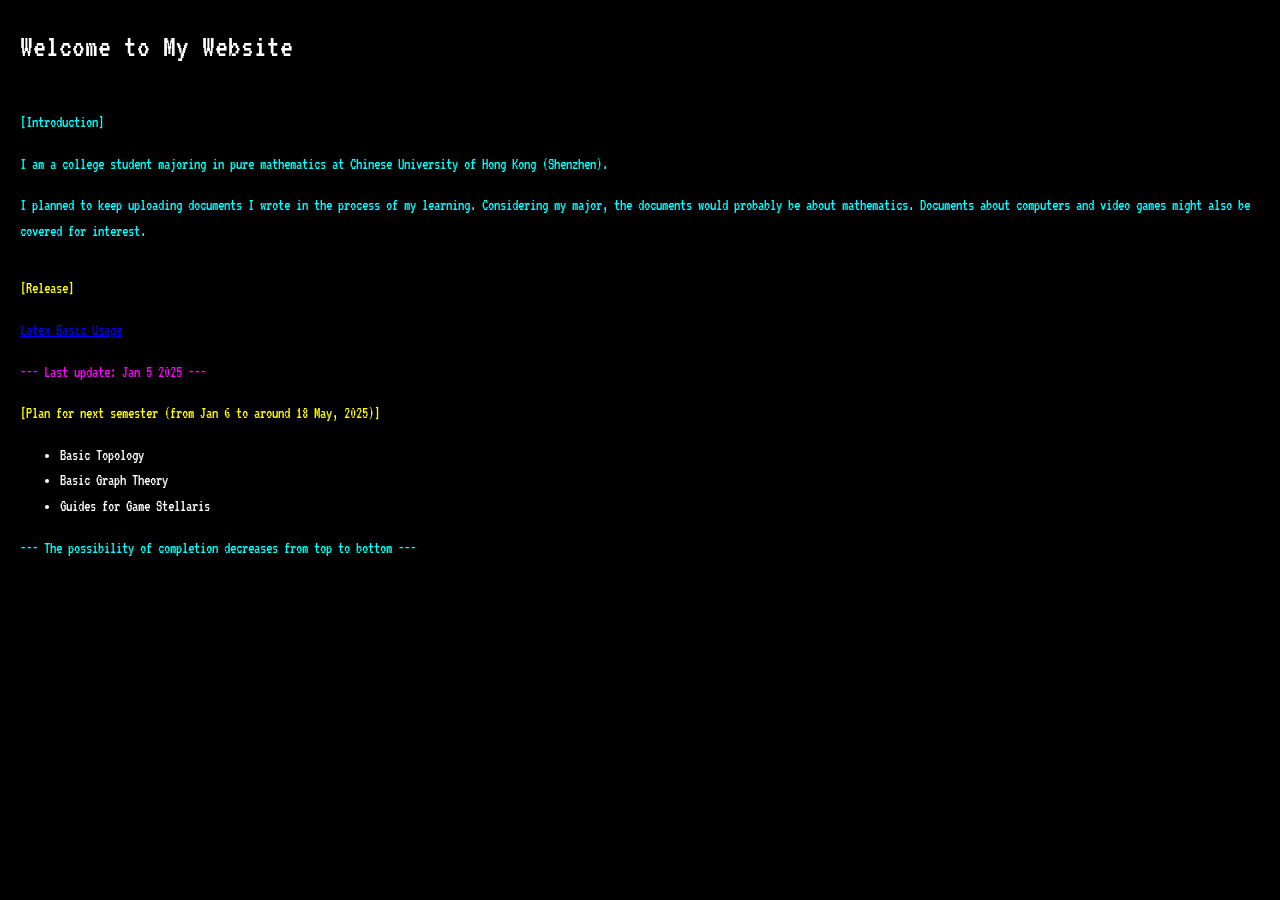
<file: index.html>
<!doctype html>
<html lang="en">
    <head>
        <meta charset="UTF-8" />
        <title>Welcome to My Website</title>
        <!-- Link to Google Fonts for VT323 -->
        <link
            href="https://fonts.googleapis.com/css2?family=VT323&display=swap"
            rel="stylesheet"
        />
        <style>
            body {
                font-family: "VT323", monospace;
                background-color: black; /* CGA background color */
                color: cyan; /* CGA text color */
                line-height: 1.6; /* Improve readability with better line height */
                margin: 20px; /* Add some margin for better spacing */
            }
            h1,
            h2,
            h3,
            h4,
            h5,
            h6 {
                font-weight: normal; /* Use normal weight for headings */
                color: white; /* White color for headings */
            }
            p {
                margin-bottom: 1em; /* Add space after paragraphs */
            }
            .section-title {
                color: yellow; /* Different color for section titles */
            }
            .update-date {
                color: magenta; /* Different color for update dates */
            }
            ul {
                color: white; /* White color for list items */
            }
            .important-note {
                color: cyan; /* White color for important notes */
            }
            .introduction {
                display: flex; /* Use flexbox to align text and image */
                align-items: flex-start;
            }
            .introduction-text {
                flex: 1; /* Allow the text to take up available space */
            }
        </style>
    </head>
    <body>
        <h1>Welcome to My Website</h1>
        <div class="introduction">
            <div class="introduction-text">
                <p>[Introduction]</p>
                <p>
                    I am a college student majoring in pure mathematics at
                    Chinese University of Hong Kong (Shenzhen).
                </p>
                <p>
                    I planned to keep uploading documents I wrote in the process
                    of my learning. Considering my major, the documents would
                    probably be about mathematics. Documents about computers and
                    video games might also be covered for interest.
                </p>
            </div>
        </div>
        <p class="section-title">[Release]</p>
        <p><a href="/pdfs/Latex_Basic_Usage.pdf">Latex Basic Usage</a></p>
        <p class="update-date">--- Last update: Jan 5 2025 ---</p>
        <p class="section-title">
            [Plan for next semester (from Jan 6 to around 18 May, 2025)]
        </p>
        <ul>
            <li>Basic Topology</li>
            <li>Basic Graph Theory</li>
            <li>Guides for Game Stellaris</li>
        </ul>
        <p class="important-note">
            --- The possibility of completion decreases from top to bottom ---
        </p>
    </body>
</html>
</file>
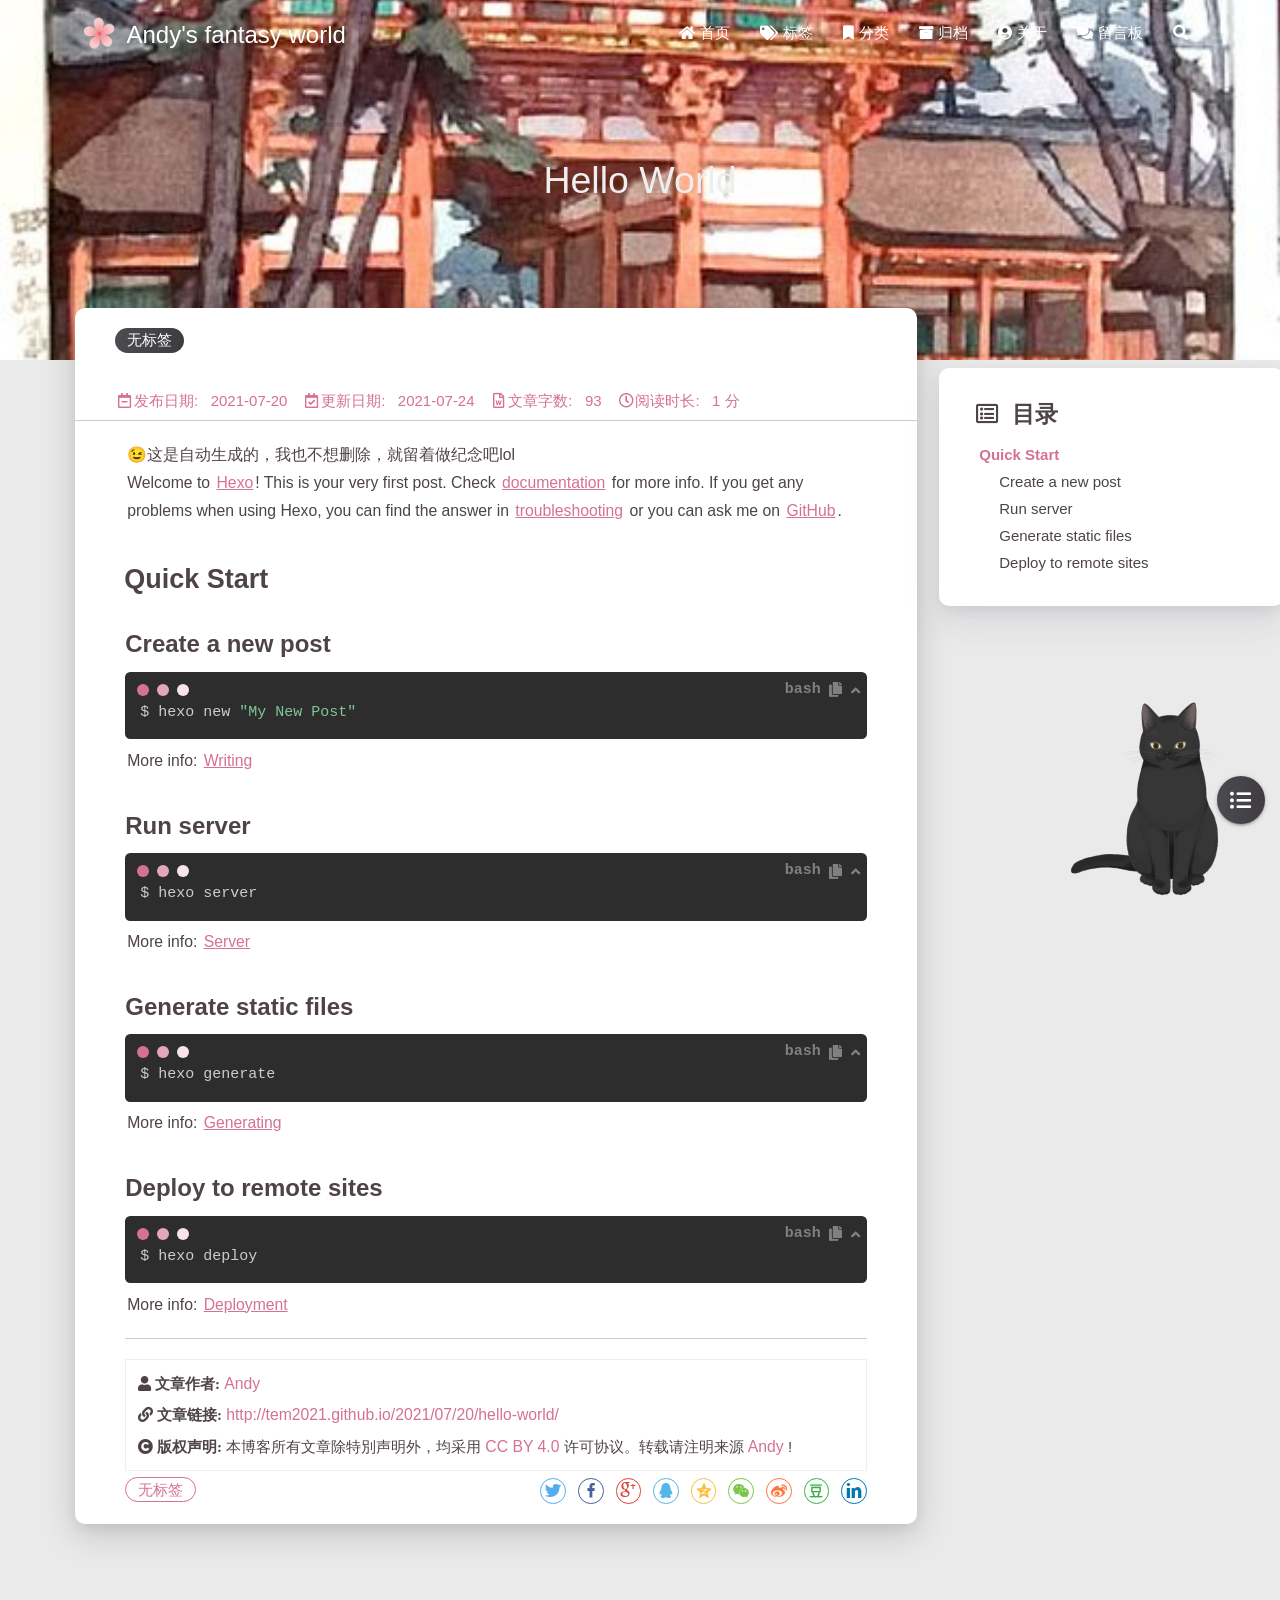
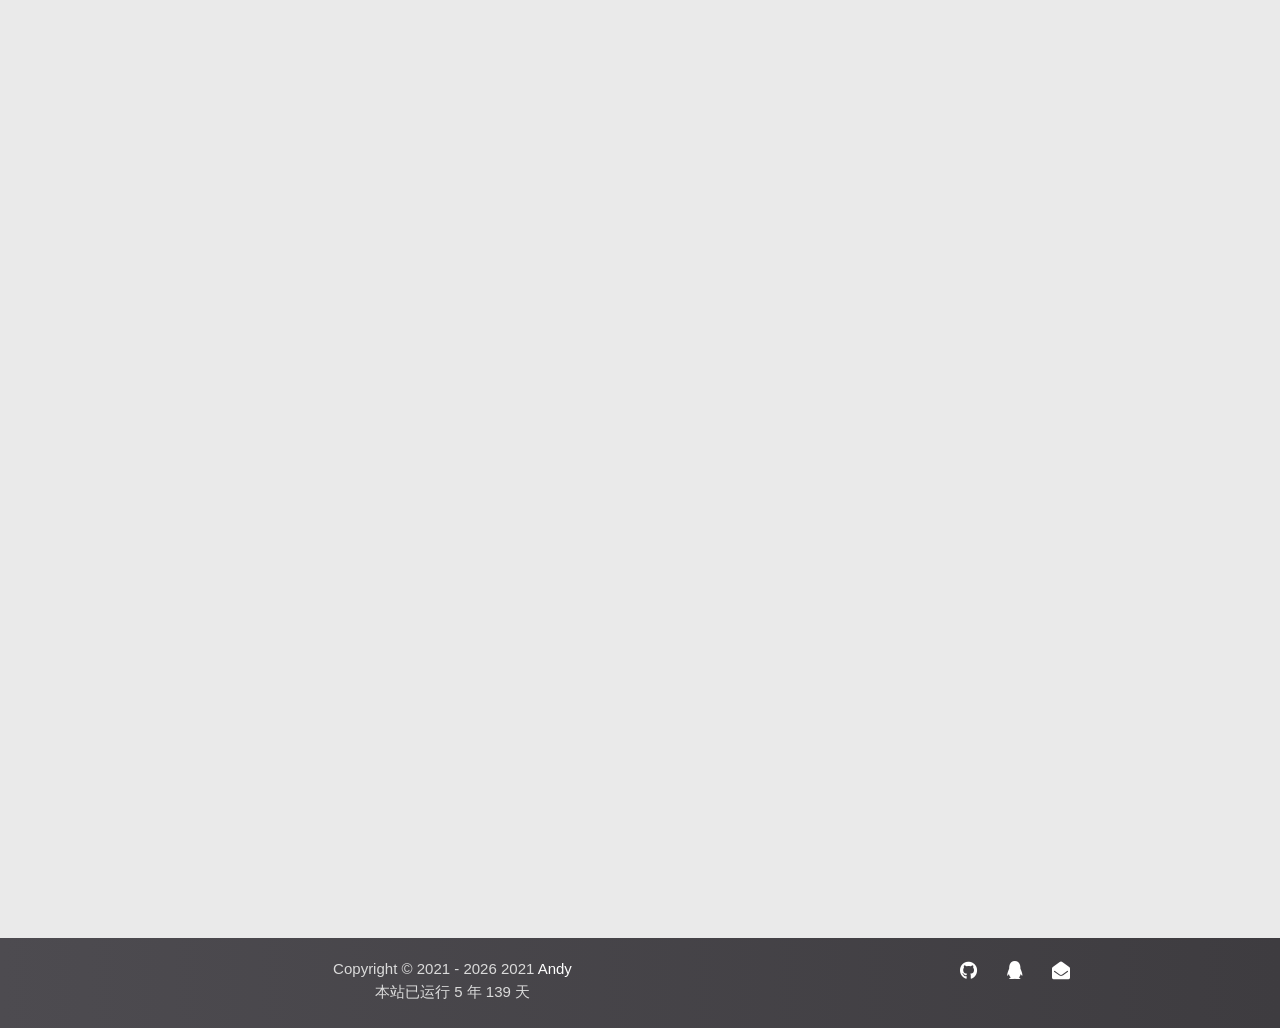
<file: 2021/07/20/hello-world/index.html>
<!DOCTYPE HTML>
<html lang="zh-CN">


<head>
    <meta charset="utf-8">
    <meta name="keywords" content="Hello World, Andy&#39;s fantasy world">
    <meta name="description" content="幸运是短暂的，孤单是长久的">
    <meta http-equiv="X-UA-Compatible" content="IE=edge">
    <meta name="viewport" content="width=device-width, initial-scale=1.0, user-scalable=no">
    <meta name="renderer" content="webkit|ie-stand|ie-comp">
    <meta name="mobile-web-app-capable" content="yes">
    <meta name="format-detection" content="telephone=no">
    <meta name="apple-mobile-web-app-capable" content="yes">
    <meta name="apple-mobile-web-app-status-bar-style" content="black-translucent">
    <!-- Global site tag (gtag.js) - Google Analytics -->

<script async src="https://www.googletagmanager.com/gtag/js?id=G-BF5V4NNQ8N"></script>
<script>
    window.dataLayer = window.dataLayer || [];
    function gtag() {
        dataLayer.push(arguments);
    }
    gtag('js', new Date());
    gtag('config', 'G-BF5V4NNQ8N');
</script>

    <title>Hello World | Andy&#39;s fantasy world</title>
    <link rel="icon" type="image/png" href="/favicon.png">

    <link rel="stylesheet" type="text/css" href="/libs/awesome/css/all.css">
    <link rel="stylesheet" type="text/css" href="/libs/materialize/materialize.min.css">
    <link rel="stylesheet" type="text/css" href="/libs/aos/aos.css">
    <link rel="stylesheet" type="text/css" href="/libs/animate/animate.min.css">
    <link rel="stylesheet" type="text/css" href="/libs/lightGallery/css/lightgallery.min.css">
    <link rel="stylesheet" type="text/css" href="/css/matery.css">
    <link rel="stylesheet" type="text/css" href="/css/my.css">

    <script src="/libs/jquery/jquery.min.js"></script>

<meta name="generator" content="Hexo 5.4.0"><link rel="alternate" href="/atom.xml" title="Andy's fantasy world" type="application/atom+xml">
<link rel="stylesheet" href="/css/prism-tomorrow.css" type="text/css"></head>




<body>
    <header class="navbar-fixed">
    <nav id="headNav" class="bg-color nav-transparent">
        <div id="navContainer" class="nav-wrapper container">
            <div class="brand-logo">
                <a href="/" class="waves-effect waves-light">
                    
                    <img src="/medias/logo.png" class="logo-img" alt="LOGO">
                    
                    <span class="logo-span">Andy&#39;s fantasy world</span>
                </a>
            </div>
            

<a href="#" data-target="mobile-nav" class="sidenav-trigger button-collapse"><i class="fas fa-bars"></i></a>
<ul class="right nav-menu">
  
  <li class="hide-on-med-and-down nav-item">
    
    <a href="/" class="waves-effect waves-light">
      
      <i class="fas fa-home" style="zoom: 0.6;"></i>
      
      <span>首页</span>
    </a>
    
  </li>
  
  <li class="hide-on-med-and-down nav-item">
    
    <a href="/tags" class="waves-effect waves-light">
      
      <i class="fas fa-tags" style="zoom: 0.6;"></i>
      
      <span>标签</span>
    </a>
    
  </li>
  
  <li class="hide-on-med-and-down nav-item">
    
    <a href="/categories" class="waves-effect waves-light">
      
      <i class="fas fa-bookmark" style="zoom: 0.6;"></i>
      
      <span>分类</span>
    </a>
    
  </li>
  
  <li class="hide-on-med-and-down nav-item">
    
    <a href="/archives" class="waves-effect waves-light">
      
      <i class="fas fa-archive" style="zoom: 0.6;"></i>
      
      <span>归档</span>
    </a>
    
  </li>
  
  <li class="hide-on-med-and-down nav-item">
    
    <a href="/about" class="waves-effect waves-light">
      
      <i class="fas fa-user-circle" style="zoom: 0.6;"></i>
      
      <span>关于</span>
    </a>
    
  </li>
  
  <li class="hide-on-med-and-down nav-item">
    
    <a href="/contact" class="waves-effect waves-light">
      
      <i class="fas fa-comments" style="zoom: 0.6;"></i>
      
      <span>留言板</span>
    </a>
    
  </li>
  
  <li>
    <a href="#searchModal" class="modal-trigger waves-effect waves-light">
      <i id="searchIcon" class="fas fa-search" title="搜索" style="zoom: 0.85;"></i>
    </a>
  </li>
</ul>


<div id="mobile-nav" class="side-nav sidenav">

    <div class="mobile-head bg-color">
        
        <img src="/medias/logo.png" class="logo-img circle responsive-img">
        
        <div class="logo-name">Andy&#39;s fantasy world</div>
        <div class="logo-desc">
            
            幸运是短暂的，孤单是长久的
            
        </div>
    </div>

    

    <ul class="menu-list mobile-menu-list">
        
        <li class="m-nav-item">
	  
		<a href="/" class="waves-effect waves-light">
			
			    <i class="fa-fw fas fa-home"></i>
			
			首页
		</a>
          
        </li>
        
        <li class="m-nav-item">
	  
		<a href="/tags" class="waves-effect waves-light">
			
			    <i class="fa-fw fas fa-tags"></i>
			
			标签
		</a>
          
        </li>
        
        <li class="m-nav-item">
	  
		<a href="/categories" class="waves-effect waves-light">
			
			    <i class="fa-fw fas fa-bookmark"></i>
			
			分类
		</a>
          
        </li>
        
        <li class="m-nav-item">
	  
		<a href="/archives" class="waves-effect waves-light">
			
			    <i class="fa-fw fas fa-archive"></i>
			
			归档
		</a>
          
        </li>
        
        <li class="m-nav-item">
	  
		<a href="/about" class="waves-effect waves-light">
			
			    <i class="fa-fw fas fa-user-circle"></i>
			
			关于
		</a>
          
        </li>
        
        <li class="m-nav-item">
	  
		<a href="/contact" class="waves-effect waves-light">
			
			    <i class="fa-fw fas fa-comments"></i>
			
			留言板
		</a>
          
        </li>
        
        
    </ul>
</div>


        </div>

        
    </nav>

</header>

    



<div class="bg-cover pd-header post-cover" style="background-image: url('/medias/featureimages/12.jpg')">
    <div class="container" style="right: 0px;left: 0px;">
        <div class="row">
            <div class="col s12 m12 l12">
                <div class="brand">
                    <h1 class="description center-align post-title">Hello World</h1>
                </div>
            </div>
        </div>
    </div>
</div>




<main class="post-container content">

    
    <link rel="stylesheet" href="/libs/tocbot/tocbot.css">
<style>
    #articleContent h1::before,
    #articleContent h2::before,
    #articleContent h3::before,
    #articleContent h4::before,
    #articleContent h5::before,
    #articleContent h6::before {
        display: block;
        content: " ";
        height: 100px;
        margin-top: -100px;
        visibility: hidden;
    }

    #articleContent :focus {
        outline: none;
    }

    .toc-fixed {
        position: fixed;
        top: 64px;
    }

    .toc-widget {
        width: 345px;
        padding-left: 20px;
    }

    .toc-widget .toc-title {
        padding: 35px 0 15px 17px;
        font-size: 1.5rem;
        font-weight: bold;
        line-height: 1.5rem;
    }

    .toc-widget ol {
        padding: 0;
        list-style: none;
    }

    #toc-content {
        padding-bottom: 30px;
        overflow: auto;
    }

    #toc-content ol {
        padding-left: 10px;
    }

    #toc-content ol li {
        padding-left: 10px;
    }

    #toc-content .toc-link:hover {
        color: #D57193;
        font-weight: 700;
        text-decoration: underline;
    }

    #toc-content .toc-link::before {
        background-color: transparent;
        max-height: 25px;

        position: absolute;
        right: 23.5vw;
        display: block;
    }

    #toc-content .is-active-link {
        color: #D57193;
    }

    #floating-toc-btn {
        position: fixed;
        right: 15px;
        bottom: 76px;
        padding-top: 15px;
        margin-bottom: 0;
        z-index: 998;
    }

    #floating-toc-btn .btn-floating {
        width: 48px;
        height: 48px;
    }

    #floating-toc-btn .btn-floating i {
        line-height: 48px;
        font-size: 1.4rem;
    }
</style>
<div class="row">
    <div id="main-content" class="col s12 m12 l9">
        <!-- 文章内容详情 -->
<div id="artDetail">
    <div class="card">
        <div class="card-content article-info">
            <div class="row tag-cate">
                <div class="col s7">
                    
                          <div class="article-tag">
                            <span class="chip bg-color">无标签</span>
                          </div>
                    
                </div>
                <div class="col s5 right-align">
                    
                </div>
            </div>

            <div class="post-info">
                
                <div class="post-date info-break-policy">
                    <i class="far fa-calendar-minus fa-fw"></i>发布日期:&nbsp;&nbsp;
                    2021-07-20
                </div>
                

                
                <div class="post-date info-break-policy">
                    <i class="far fa-calendar-check fa-fw"></i>更新日期:&nbsp;&nbsp;
                    2021-07-24
                </div>
                

                
                <div class="info-break-policy">
                    <i class="far fa-file-word fa-fw"></i>文章字数:&nbsp;&nbsp;
                    93
                </div>
                

                
                <div class="info-break-policy">
                    <i class="far fa-clock fa-fw"></i>阅读时长:&nbsp;&nbsp;
                    1 分
                </div>
                

                
            </div>
        </div>
        <hr class="clearfix">

        

        

        <div class="card-content article-card-content">
            <div id="articleContent">
                <p>😉这是自动生成的，我也不想删除，就留着做纪念吧lol<br>Welcome to <a target="_blank" rel="noopener" href="https://hexo.io/">Hexo</a>! This is your very first post. Check <a target="_blank" rel="noopener" href="https://hexo.io/docs/">documentation</a> for more info. If you get any problems when using Hexo, you can find the answer in <a target="_blank" rel="noopener" href="https://hexo.io/docs/troubleshooting.html">troubleshooting</a> or you can ask me on <a target="_blank" rel="noopener" href="https://github.com/hexojs/hexo/issues">GitHub</a>.</p>
<h2 id="Quick-Start"><a href="#Quick-Start" class="headerlink" title="Quick Start"></a>Quick Start</h2><h3 id="Create-a-new-post"><a href="#Create-a-new-post" class="headerlink" title="Create a new post"></a>Create a new post</h3><pre class=" language-bash"><code class="language-bash">$ hexo new <span class="token string">"My New Post"</span>
</code></pre>
<p>More info: <a target="_blank" rel="noopener" href="https://hexo.io/docs/writing.html">Writing</a></p>
<h3 id="Run-server"><a href="#Run-server" class="headerlink" title="Run server"></a>Run server</h3><pre class=" language-bash"><code class="language-bash">$ hexo server
</code></pre>
<p>More info: <a target="_blank" rel="noopener" href="https://hexo.io/docs/server.html">Server</a></p>
<h3 id="Generate-static-files"><a href="#Generate-static-files" class="headerlink" title="Generate static files"></a>Generate static files</h3><pre class=" language-bash"><code class="language-bash">$ hexo generate
</code></pre>
<p>More info: <a target="_blank" rel="noopener" href="https://hexo.io/docs/generating.html">Generating</a></p>
<h3 id="Deploy-to-remote-sites"><a href="#Deploy-to-remote-sites" class="headerlink" title="Deploy to remote sites"></a>Deploy to remote sites</h3><pre class=" language-bash"><code class="language-bash">$ hexo deploy
</code></pre>
<p>More info: <a target="_blank" rel="noopener" href="https://hexo.io/docs/one-command-deployment.html">Deployment</a></p>

                
            </div>
            <hr/>

            

    <div class="reprint" id="reprint-statement">
        
            <div class="reprint__author">
                <span class="reprint-meta" style="font-weight: bold;">
                    <i class="fas fa-user">
                        文章作者:
                    </i>
                </span>
                <span class="reprint-info">
                    <a href="/about" rel="external nofollow noreferrer">Andy</a>
                </span>
            </div>
            <div class="reprint__type">
                <span class="reprint-meta" style="font-weight: bold;">
                    <i class="fas fa-link">
                        文章链接:
                    </i>
                </span>
                <span class="reprint-info">
                    <a href="http://tem2021.github.io/2021/07/20/hello-world/">http://tem2021.github.io/2021/07/20/hello-world/</a>
                </span>
            </div>
            <div class="reprint__notice">
                <span class="reprint-meta" style="font-weight: bold;">
                    <i class="fas fa-copyright">
                        版权声明:
                    </i>
                </span>
                <span class="reprint-info">
                    本博客所有文章除特別声明外，均采用
                    <a href="https://creativecommons.org/licenses/by/4.0/deed.zh" rel="external nofollow noreferrer" target="_blank">CC BY 4.0</a>
                    许可协议。转载请注明来源
                    <a href="/about" target="_blank">Andy</a>
                    !
                </span>
            </div>
        
    </div>

    <script async defer>
      document.addEventListener("copy", function (e) {
        let toastHTML = '<span>复制成功，请遵循本文的转载规则</span><button class="btn-flat toast-action" onclick="navToReprintStatement()" style="font-size: smaller">查看</a>';
        M.toast({html: toastHTML})
      });

      function navToReprintStatement() {
        $("html, body").animate({scrollTop: $("#reprint-statement").offset().top - 80}, 800);
      }
    </script>



            <div class="tag_share" style="display: block;">
                <div class="post-meta__tag-list" style="display: inline-block;">
                    
                        <div class="article-tag">
                            <span class="chip bg-color">无标签</span>
                        </div>
                    
                </div>
                <div class="post_share" style="zoom: 80%; width: fit-content; display: inline-block; float: right; margin: -0.15rem 0;">
                    <link rel="stylesheet" type="text/css" href="/libs/share/css/share.min.css">
<div id="article-share">

    
    <div class="social-share" data-sites="twitter,facebook,google,qq,qzone,wechat,weibo,douban,linkedin" data-wechat-qrcode-helper="<p>微信扫一扫即可分享！</p>"></div>
    <script src="/libs/share/js/social-share.min.js"></script>
    

    

</div>

                </div>
            </div>
            
        </div>
    </div>

    

    

    

    

    
        <style>
    .valine-card {
        margin: 1.5rem auto;
    }

    .valine-card .card-content {
        padding: 20px 20px 5px 20px;
    }

    #vcomments textarea {
        box-sizing: border-box;
        background: url("/medias/comment_bg.png") 100% 100% no-repeat;
    }

    #vcomments p {
        margin: 2px 2px 10px;
        font-size: 1.05rem;
        line-height: 1.78rem;
    }

    #vcomments blockquote p {
        text-indent: 0.2rem;
    }

    #vcomments a {
        padding: 0 2px;
        color: #4cbf30;
        font-weight: 500;
        text-decoration: none;
    }

    #vcomments img {
        max-width: 100%;
        height: auto;
        cursor: pointer;
    }

    #vcomments ol li {
        list-style-type: decimal;
    }

    #vcomments ol,
    ul {
        display: block;
        padding-left: 2em;
        word-spacing: 0.05rem;
    }

    #vcomments ul li,
    ol li {
        display: list-item;
        line-height: 1.8rem;
        font-size: 1rem;
    }

    #vcomments ul li {
        list-style-type: disc;
    }

    #vcomments ul ul li {
        list-style-type: circle;
    }

    #vcomments table, th, td {
        padding: 12px 13px;
        border: 1px solid #dfe2e5;
    }

    #vcomments table, th, td {
        border: 0;
    }

    table tr:nth-child(2n), thead {
        background-color: #fafafa;
    }

    #vcomments table th {
        background-color: #f2f2f2;
        min-width: 80px;
    }

    #vcomments table td {
        min-width: 80px;
    }

    #vcomments h1 {
        font-size: 1.85rem;
        font-weight: bold;
        line-height: 2.2rem;
    }

    #vcomments h2 {
        font-size: 1.65rem;
        font-weight: bold;
        line-height: 1.9rem;
    }

    #vcomments h3 {
        font-size: 1.45rem;
        font-weight: bold;
        line-height: 1.7rem;
    }

    #vcomments h4 {
        font-size: 1.25rem;
        font-weight: bold;
        line-height: 1.5rem;
    }

    #vcomments h5 {
        font-size: 1.1rem;
        font-weight: bold;
        line-height: 1.4rem;
    }

    #vcomments h6 {
        font-size: 1rem;
        line-height: 1.3rem;
    }

    #vcomments p {
        font-size: 1rem;
        line-height: 1.5rem;
    }

    #vcomments hr {
        margin: 12px 0;
        border: 0;
        border-top: 1px solid #ccc;
    }

    #vcomments blockquote {
        margin: 15px 0;
        border-left: 5px solid #D57193;
        padding: 1rem 0.8rem 0.3rem 0.8rem;
        color: #666;
        background-color: rgba(66, 185, 131, .1);
    }

    #vcomments pre {
        font-family: monospace, monospace;
        padding: 1.2em;
        margin: .5em 0;
        background: #272822;
        overflow: auto;
        border-radius: 0.3em;
        tab-size: 4;
    }

    #vcomments code {
        font-family: monospace, monospace;
        padding: 1px 3px;
        font-size: 0.92rem;
        color: #FFC0CB;
        background-color: #f8f8f8;
        border-radius: 2px;
    }

    #vcomments pre code {
        font-family: monospace, monospace;
        padding: 0;
        color: #e8eaf6;
        background-color: #272822;
    }

    #vcomments pre[class*="language-"] {
        padding: 1.2em;
        margin: .5em 0;
    }

    #vcomments code[class*="language-"],
    pre[class*="language-"] {
        color: #e8eaf6;
    }

    #vcomments [type="checkbox"]:not(:checked), [type="checkbox"]:checked {
        position: inherit;
        margin-left: -1.3rem;
        margin-right: 0.4rem;
        margin-top: -1px;
        vertical-align: middle;
        left: unset;
        visibility: visible;
    }

    #vcomments b,
    strong {
        font-weight: bold;
    }

    #vcomments dfn {
        font-style: italic;
    }

    #vcomments small {
        font-size: 85%;
    }

    #vcomments cite {
        font-style: normal;
    }

    #vcomments mark {
        background-color: #fcf8e3;
        padding: .2em;
    }

    #vcomments table, th, td {
        padding: 12px 13px;
        border: 1px solid #dfe2e5;
    }

    table tr:nth-child(2n), thead {
        background-color: #fafafa;
    }

    #vcomments table th {
        background-color: #f2f2f2;
        min-width: 80px;
    }

    #vcomments table td {
        min-width: 80px;
    }

    #vcomments [type="checkbox"]:not(:checked), [type="checkbox"]:checked {
        position: inherit;
        margin-left: -1.3rem;
        margin-right: 0.4rem;
        margin-top: -1px;
        vertical-align: middle;
        left: unset;
        visibility: visible;
    }
</style>

<div class="card valine-card" data-aos="fade-up">
    <div class="comment_headling" style="font-size: 20px; font-weight: 700; position: relative; padding-left: 20px; top: 15px; padding-bottom: 5px;">
        <i class="fas fa-comments fa-fw" aria-hidden="true"></i>
        <span>评论</span>
    </div>
    <div id="vcomments" class="card-content" style="display: grid">
    </div>
</div>

<script src="/libs/valine/av-min.js"></script>
<script src="/libs/valine/Valine.min.js"></script>
<script>
    new Valine({
        el: '#vcomments',
        appId: 'rGvoHOgpjvfJpmNROQ2N7j2h-gzGzoHsz',
        appKey: 'xuJAyTwFhJ7OFBcq5BllFcx7',
        notify: 'false' === 'true',
        verify: 'false' === 'true',
        visitor: 'true' === 'true',
        avatar: 'mm',
        pageSize: '10',
        lang: 'zh-cn',
        placeholder: 'just go go'
    });
</script>

<!--酷Q推送-->


    

    

    

    

    

<article id="prenext-posts" class="prev-next articles">
    <div class="row article-row">
        
        <div class="article col s12 m6" data-aos="fade-up">
            <div class="article-badge left-badge text-color">
                <i class="fas fa-chevron-left"></i>&nbsp;上一篇</div>
            <div class="card">
                <a href="/2021/07/24/blog-making-journal/">
                    <div class="card-image">
                        
                        
                        <img src="/medias/featureimages/19.jpg" class="responsive-img" alt="博客开发日志">
                        
                        <span class="card-title">博客开发日志</span>
                    </div>
                </a>
                <div class="card-content article-content">
                    <div class="summary block-with-text">
                        
                            
                        
                    </div>
                    <div class="publish-info">
                        <span class="publish-date">
                            <i class="far fa-clock fa-fw icon-date"></i>2021-07-24
                        </span>
                        <span class="publish-author">
                            
                            <i class="fas fa-bookmark fa-fw icon-category"></i>
                            
                            <a href="/categories/Web/" class="post-category">
                                    Web
                                </a>
                            
                            
                        </span>
                    </div>
                </div>
                
                <div class="card-action article-tags">
                    
                    <a href="/tags/%E5%AD%A6%E4%B9%A0/">
                        <span class="chip bg-color">学习</span>
                    </a>
                    
                    <a href="/tags/%E7%BB%8F%E9%AA%8C%E5%88%86%E4%BA%AB/">
                        <span class="chip bg-color">经验分享</span>
                    </a>
                    
                </div>
                
            </div>
        </div>
        
        
        <div class="article col s12 m6" data-aos="fade-up">
            <div class="article-badge right-badge text-color">
                本篇&nbsp;<i class="far fa-dot-circle"></i>
            </div>
            <div class="card">
                <a href="/2021/07/20/hello-world/">
                    <div class="card-image">
                        
                        
                        <img src="/medias/featureimages/12.jpg" class="responsive-img" alt="Hello World">
                        
                        <span class="card-title">Hello World</span>
                    </div>
                </a>
                <div class="card-content article-content">
                    <div class="summary block-with-text">
                        
                            
                        
                    </div>
                    <div class="publish-info">
                            <span class="publish-date">
                                <i class="far fa-clock fa-fw icon-date"></i>2021-07-20
                            </span>
                        <span class="publish-author">
                            
                            <i class="fas fa-user fa-fw"></i>
                            Andy
                            
                        </span>
                    </div>
                </div>

                
            </div>
        </div>
        
    </div>
</article>

</div>



<!-- 代码块功能依赖 -->
<script type="text/javascript" src="/libs/codeBlock/codeBlockFuction.js"></script>

<!-- 代码语言 -->

<script type="text/javascript" src="/libs/codeBlock/codeLang.js"></script>


<!-- 代码块复制 -->

<script type="text/javascript" src="/libs/codeBlock/codeCopy.js"></script>


<!-- 代码块收缩 -->

<script type="text/javascript" src="/libs/codeBlock/codeShrink.js"></script>


    </div>
    <div id="toc-aside" class="expanded col l3 hide-on-med-and-down">
        <div class="toc-widget card" style="background-color: white;">
            <div class="toc-title"><i class="far fa-list-alt"></i>&nbsp;&nbsp;目录</div>
            <div id="toc-content"></div>
        </div>
    </div>
</div>

<!-- TOC 悬浮按钮. -->

<div id="floating-toc-btn" class="hide-on-med-and-down">
    <a class="btn-floating btn-large bg-color">
        <i class="fas fa-list-ul"></i>
    </a>
</div>


<script src="/libs/tocbot/tocbot.min.js"></script>
<script>
    $(function () {
        tocbot.init({
            tocSelector: '#toc-content',
            contentSelector: '#articleContent',
            headingsOffset: -($(window).height() * 0.4 - 45),
            collapseDepth: Number('0'),
            headingSelector: 'h2, h3, h4'
        });

        // modify the toc link href to support Chinese.
        let i = 0;
        let tocHeading = 'toc-heading-';
        $('#toc-content a').each(function () {
            $(this).attr('href', '#' + tocHeading + (++i));
        });

        // modify the heading title id to support Chinese.
        i = 0;
        $('#articleContent').children('h2, h3, h4').each(function () {
            $(this).attr('id', tocHeading + (++i));
        });

        // Set scroll toc fixed.
        let tocHeight = parseInt($(window).height() * 0.4 - 64);
        let $tocWidget = $('.toc-widget');
        $(window).scroll(function () {
            let scroll = $(window).scrollTop();
            /* add post toc fixed. */
            if (scroll > tocHeight) {
                $tocWidget.addClass('toc-fixed');
            } else {
                $tocWidget.removeClass('toc-fixed');
            }
        });

        
        /* 修复文章卡片 div 的宽度. */
        let fixPostCardWidth = function (srcId, targetId) {
            let srcDiv = $('#' + srcId);
            if (srcDiv.length === 0) {
                return;
            }

            let w = srcDiv.width();
            if (w >= 450) {
                w = w + 21;
            } else if (w >= 350 && w < 450) {
                w = w + 18;
            } else if (w >= 300 && w < 350) {
                w = w + 16;
            } else {
                w = w + 14;
            }
            $('#' + targetId).width(w);
        };

        // 切换TOC目录展开收缩的相关操作.
        const expandedClass = 'expanded';
        let $tocAside = $('#toc-aside');
        let $mainContent = $('#main-content');
        $('#floating-toc-btn .btn-floating').click(function () {
            if ($tocAside.hasClass(expandedClass)) {
                $tocAside.removeClass(expandedClass).hide();
                $mainContent.removeClass('l9');
            } else {
                $tocAside.addClass(expandedClass).show();
                $mainContent.addClass('l9');
            }
            fixPostCardWidth('artDetail', 'prenext-posts');
        });
        
    });
</script>

    

</main>




    <footer class="page-footer bg-color">
    

    <div class="container row center-align"
         style="margin-bottom: 15px !important;">
        <div class="col s12 m8 l8 copy-right">
            Copyright&nbsp;&copy;
            
                <span id="year">2021</span>
            
            <span id="year">2021</span>
            <a href="/about" target="_blank">Andy</a>
            <!--|&nbsp;Powered by&nbsp;<a href="https://hexo.io/" target="_blank">Hexo</a>-->
            <!--|&nbsp;Theme&nbsp;<a target="_blank" rel="noopener" href="https://github.com/tem2021/tem2021.github.io"--> <!--target="_blank">Matery</a>-->
            <br>
            
            
            
            
            


            <!-- 运行天数提醒. -->
            
                <span id="sitetime"> Loading ...</span>
                <script>
                    var calcSiteTime = function () {
                        var seconds = 1000;
                        var minutes = seconds * 60;
                        var hours = minutes * 60;
                        var days = hours * 24;
                        var years = days * 365;
                        var today = new Date();
                        var startYear = "2021";
                        var startMonth = "7";
                        var startDate = "20";
                        var startHour = "";
                        var startMinute = "";
                        var startSecond = "";
                        var todayYear = today.getFullYear();
                        var todayMonth = today.getMonth() + 1;
                        var todayDate = today.getDate();
                        var todayHour = today.getHours();
                        var todayMinute = today.getMinutes();
                        var todaySecond = today.getSeconds();
                        var t1 = Date.UTC(startYear, startMonth, startDate, startHour, startMinute, startSecond);
                        var t2 = Date.UTC(todayYear, todayMonth, todayDate, todayHour, todayMinute, todaySecond);
                        var diff = t2 - t1;
                        var diffYears = Math.floor(diff / years);
                        var diffDays = Math.floor((diff / days) - diffYears * 365);

                        // 区分是否有年份.
                        var language = 'zh-CN';
                        if (startYear === String(todayYear)) {
                            document.getElementById("year").innerHTML = todayYear;
                            var daysTip = 'This site has been running for ' + diffDays + ' days';
                            if (language === 'zh-CN') {
                                daysTip = '本站已运行 ' + diffDays + ' 天';
                            } else if (language === 'zh-HK') {
                                daysTip = '本站已運行 ' + diffDays + ' 天';
                            }
                            document.getElementById("sitetime").innerHTML = daysTip;
                        } else {
                            document.getElementById("year").innerHTML = startYear + " - " + todayYear;
                            var yearsAndDaysTip = 'This site has been running for ' + diffYears + ' years and '
                                + diffDays + ' days';
                            if (language === 'zh-CN') {
                                yearsAndDaysTip = '本站已运行 ' + diffYears + ' 年 ' + diffDays + ' 天';
                            } else if (language === 'zh-HK') {
                                yearsAndDaysTip = '本站已運行 ' + diffYears + ' 年 ' + diffDays + ' 天';
                            }
                            document.getElementById("sitetime").innerHTML = yearsAndDaysTip;
                        }
                    }

                    calcSiteTime();
                </script>
            
            <br>
            
        </div>
        <div class="col s12 m4 l4 social-link ">
    <a href="https://github.com/tem2021" class="tooltipped" target="_blank" data-tooltip="访问我的GitHub" data-position="top" data-delay="50">
        <i class="fab fa-github"></i>
    </a>



    <a href="tencent://AddContact/?fromId=50&fromSubId=1&subcmd=all&uin=1786286599" class="tooltipped" target="_blank" data-tooltip="QQ联系我: 1786286599" data-position="top" data-delay="50">
        <i class="fab fa-qq"></i>
    </a>



    <a href="mailto:tlinzheng22@gmail.com" class="tooltipped" target="_blank" data-tooltip="邮件联系我" data-position="top" data-delay="50">
        <i class="fas fa-envelope-open"></i>
    </a>

</div>
    </div>
</footer>

<div class="progress-bar"></div>


    <!-- 搜索遮罩框 -->
<div id="searchModal" class="modal">
    <div class="modal-content">
        <div class="search-header">
            <span class="title"><i class="fas fa-search"></i>&nbsp;&nbsp;搜索</span>
            <input type="search" id="searchInput" name="s" placeholder="请输入搜索的关键字"
                   class="search-input">
        </div>
        <div id="searchResult"></div>
    </div>
</div>

<script type="text/javascript">
$(function () {
    var searchFunc = function (path, search_id, content_id) {
        'use strict';
        $.ajax({
            url: path,
            dataType: "xml",
            success: function (xmlResponse) {
                // get the contents from search data
                var datas = $("entry", xmlResponse).map(function () {
                    return {
                        title: $("title", this).text(),
                        content: $("content", this).text(),
                        url: $("url", this).text()
                    };
                }).get();
                var $input = document.getElementById(search_id);
                var $resultContent = document.getElementById(content_id);
                $input.addEventListener('input', function () {
                    var str = '<ul class=\"search-result-list\">';
                    var keywords = this.value.trim().toLowerCase().split(/[\s\-]+/);
                    $resultContent.innerHTML = "";
                    if (this.value.trim().length <= 0) {
                        return;
                    }
                    // perform local searching
                    datas.forEach(function (data) {
                        var isMatch = true;
                        var data_title = data.title.trim().toLowerCase();
                        var data_content = data.content.trim().replace(/<[^>]+>/g, "").toLowerCase();
                        var data_url = data.url;
                        data_url = data_url.indexOf('/') === 0 ? data.url : '/' + data_url;
                        var index_title = -1;
                        var index_content = -1;
                        var first_occur = -1;
                        // only match artiles with not empty titles and contents
                        if (data_title !== '' && data_content !== '') {
                            keywords.forEach(function (keyword, i) {
                                index_title = data_title.indexOf(keyword);
                                index_content = data_content.indexOf(keyword);
                                if (index_title < 0 && index_content < 0) {
                                    isMatch = false;
                                } else {
                                    if (index_content < 0) {
                                        index_content = 0;
                                    }
                                    if (i === 0) {
                                        first_occur = index_content;
                                    }
                                }
                            });
                        }
                        // show search results
                        if (isMatch) {
                            str += "<li><a href='" + data_url + "' class='search-result-title'>" + data_title + "</a>";
                            var content = data.content.trim().replace(/<[^>]+>/g, "");
                            if (first_occur >= 0) {
                                // cut out 100 characters
                                var start = first_occur - 20;
                                var end = first_occur + 80;
                                if (start < 0) {
                                    start = 0;
                                }
                                if (start === 0) {
                                    end = 100;
                                }
                                if (end > content.length) {
                                    end = content.length;
                                }
                                var match_content = content.substr(start, end);
                                // highlight all keywords
                                keywords.forEach(function (keyword) {
                                    var regS = new RegExp(keyword, "gi");
                                    match_content = match_content.replace(regS, "<em class=\"search-keyword\">" + keyword + "</em>");
                                });

                                str += "<p class=\"search-result\">" + match_content + "...</p>"
                            }
                            str += "</li>";
                        }
                    });
                    str += "</ul>";
                    $resultContent.innerHTML = str;
                });
            }
        });
    };

    searchFunc('/search.xml', 'searchInput', 'searchResult');
});
</script>

    <!-- 回到顶部按钮 -->
<div id="backTop" class="top-scroll">
    <a class="btn-floating btn-large waves-effect waves-light" href="#!">
        <i class="fas fa-arrow-up"></i>
    </a>
</div>


    <script src="/libs/materialize/materialize.min.js"></script>
    <script src="/libs/masonry/masonry.pkgd.min.js"></script>
    <script src="/libs/aos/aos.js"></script>
    <script src="/libs/scrollprogress/scrollProgress.min.js"></script>
    <script src="/libs/lightGallery/js/lightgallery-all.min.js"></script>
    <script src="/js/matery.js"></script>

    <!-- Baidu Analytics -->

    <!-- Baidu Push -->

<script>
    (function () {
        var bp = document.createElement('script');
        var curProtocol = window.location.protocol.split(':')[0];
        if (curProtocol === 'https') {
            bp.src = 'https://zz.bdstatic.com/linksubmit/push.js';
        } else {
            bp.src = 'http://push.zhanzhang.baidu.com/push.js';
        }
        var s = document.getElementsByTagName("script")[0];
        s.parentNode.insertBefore(bp, s);
    })();
</script>

    
    

    

    

    <!--腾讯兔小巢-->
    
    

    

    

    
    <script src="/libs/instantpage/instantpage.js" type="module"></script>
    

<script src="/live2dw/lib/L2Dwidget.min.js?094cbace49a39548bed64abff5988b05"></script><script>L2Dwidget.init({"pluginRootPath":"live2dw/","pluginJsPath":"lib/","pluginModelPath":"assets/","tagMode":false,"debug":false,"model":{"jsonPath":"/live2dw/assets/hijiki.model.json"},"display":{"position":"right","width":215,"height":255},"mobile":{"show":true},"log":false});</script></body>

</html>
</file>
<file: css/matery.css>
/*全局基础样式*/
/*小屏幕下(手机类)的样式*/
@media only screen and (max-width: 601px) {
    .container {
        width: 100%;
    }
       header .brand-logo .logo-img{
        display: none;
    }
       header .brand-logo .logo-span{
        display: none;
    }
}

/*中等屏幕下(平板类)的样式*/
@media only screen and (min-width: 600px) and (max-width: 992px) {
    .container {
        width: 90%;
    }
}

/*大屏幕下(桌面类)的样式*/
@media only screen and (min-width: 993px) {
    .container {
        width: 90%;
        max-width: 1125px;
    }

    .head-container {
        position: absolute;
        padding: 0 30px;
        width: 100%;
    }

    .post-container {
        width: 90%;
        margin: 0 auto;
        max-width: 1250px;
    }
}

body {
    background-color: #eaeaea;
    margin: 0;
    color: #4e4448;
    overflow-x: hidden;
    overflow-y: auto;
}

h1 {
    margin: 48px 0 22px -5px;
    font-size: 2.0rem;
    font-weight: bold;
    line-height: 2.0rem;
}

h2 {
    margin: 42px 0 18px -5px;
    font-size: 1.8rem;
    font-weight: bold;
    line-height: 1.8rem;
}

h3 {
    margin: 38px 0 15px -4px;
    font-size: 1.6rem;
    font-weight: bold;
    line-height: 1.7rem;
}

h4 {
    margin: 32px 0 12px -4px;
    font-size: 1.45rem;
    font-weight: bold;
    line-height: 1.45rem;
}

h5 {
    margin: 28px 0 8px -4px;
    font-size: 1.2rem;
    font-weight: bold;
    line-height: 1.2rem;
}

h6 {
    margin: 22px 0 4px -4px;
    font-size: 1.1rem;
    line-height: 1.1rem;
}

p {
    font-size: 1rem;
    line-height: 1.5rem;
}

hr {
    margin: 20px 0;
    border: 0;
    border-top: 1px solid #ccc;
}

blockquote {
    border-left: 5px solid #D57193;
    padding: 1rem 0.8rem 0.2rem 0.8rem;
    color: #666;
    background-color: #fff0f5;
}

pre {
    padding: 2rem 1rem 1rem 1rem !important;
    border-radius: 0.35rem;
    tab-size: 4;
}

.code-area::after {
    content: " ";
    position: absolute;
    border-radius: 50%;
    background: #D57193;
    width: 12px;
    height: 12px;
    top: 0;
    left: 12px;
    margin-top: 12px;
    -webkit-box-shadow: 20px 0 #e4a6bb, 40px 0 #f7e5eb;
    box-shadow: 20px 0 #e4a6bb, 40px 0 #f7e5eb;
}

code {
    padding: 1px 5px;
    top: 13px !important;
    font-family: Inconsolata, Monaco, Consolas, 'Courier New', Courier, monospace;
    font-size: 0.91rem;
    color: #FFC0CB;
    background-color: #f8f8f8;
    border-radius: 2px;
}

.code_copy {
    position: absolute;
    top: 0.7rem;
    right: 25px;
    z-index: 1;
    filter: invert(50%);
    cursor: pointer;
}

.codecopy_notice {
    position: absolute;
    top: 0.7rem;
    right: 6px;
    z-index: 1;
    filter: invert(50%);
    opacity: 0;
}

.code_lang {
    position: absolute;
    top: 1.2rem;
    right: 46px;
    line-height: 0;
    font-weight: bold;
    font-family: Consolas, Monaco, 'Andale Mono', 'Ubuntu Mono', monospace;
    z-index: 1;
    filter: invert(50%);
    cursor: pointer;
}

.code-expand {
    position: absolute;
    top: 4px;
    right: 0;
    filter: invert(50%);
    padding: 7px;
    z-index: 999 !important;
    cursor: pointer;
    transition: all .3s;
    transform: rotate(0deg);
}

.code-closed .code-expand {
    transform: rotate(-180deg) !important;
    transition: all .3s;
}

.code-closed pre::before {
    height: 0;
}

pre code {
    padding: 0;
    color: #434145;
    background-color: #ffffff;
}

/* 键盘 kbd 标签样式 */
kbd {
    margin: 0 3px;
    padding: 3px 5px;
    border-radius: 3px;
    border: 1px solid #b4b4b4;
    box-shadow: 0 1px 3px rgba(0, 0, 0, 0.25), 0 2px 1px 0 rgba(255, 255, 255, 0.6) inset;
    font-family: Consolas, Monaco, 'Andale Mono', 'Ubuntu Mono', monospace;
    font-size: 0.9rem;
    font-weight: 600;
    background-color: #f8f8f8;
    color: #4e4448;
    line-height: 1.8rem;
    white-space: nowrap;
}

b,
strong {
    font-weight: bold;
}

dfn {
    font-style: italic;
}

small {
    font-size: 85%;
}

cite {
    font-style: normal;
}

mark {
    background-color: #fcf8e3;
    padding: .2em;
}

.card {
    border-radius: 10px;
    box-shadow: 0 15px 35px rgba(50, 50, 93, .1), 0 5px 15px rgba(0, 0, 0, .07) !important;
}

.card .card-image img {
    border-radius: 8px 8px 0 0;
    /* 修改文章列表图片填充样式为 cover 以覆盖整个区域而不会被缩放 */
    object-fit: cover;
}

.container .row {
    margin-bottom: 0;
}

.bg-color {
    background-image: linear-gradient(to right, #4d4b50 0%, #3e3c40 100%);
}

.text-color {
    color: #3e3c40 !important;
}

.white-color {
    color: #fff;
}

.progress-bar {
    height: 4px;
    position: fixed;
    bottom: 0;
    z-index: 300;
    background: linear-gradient(to right, #f38ead 0%, #D57193 100%);
    opacity: 0.8;
}
/*进度条*/
.sidenav-overlay {
    z-index: 500;
}

.pd-header {
    margin-top: -64px;
}

header .side-nav {
    width: 240px;
    z-index: 999;
    box-shadow: 0 2px 5px 0 rgba(0, 0, 0, 0.16), 0 7px 10px 0 rgba(0, 0, 0, 0.12);
}

nav {
    box-shadow: 0 2px 5px 0 rgba(0, 0, 0, 0.16), 0 7px 10px 0 rgba(0, 0, 0, 0.12);
}

header .nav-transparent {
    background-color: transparent !important;
    background-image: none;
    box-shadow: none;
}

header nav .brand-span {
    font-size: 1.45rem;
}

header .brand-logo .logo-img {
    height: 45px;
    vertical-align: middle;
    padding-bottom: 6px;
}

header .brand-logo .logo-span {
    font-size: 1.6rem;
}

/*修改顶部 logo 的文字垂直对齐为 top，避免默认 middle 看起来偏下*/
header .brand-logo .waves-effect {
    vertical-align: top;
}

header .button-collapse i {
    font-size: 1.5rem;/*三条杠大小*/
}

header .side-nav .mobile-head {
    padding: 0 15px;
}

header .side-nav .mobile-head img {
    margin-top: 30px;
    width: 75px;
    height: 75px;
}

header .side-nav .mobile-head .logo-name {
    margin-top: -30px;
    padding-left: 10px;
    font-size: 1.5rem;
}

header .side-nav .mobile-head .logo-desc {
    margin-top: -10px;
    padding-left: 10px;
    padding-bottom: 10px;
    font-size: 0.8rem;
    line-height: 1.3rem;
    color: #e3e3e3;
}

header .side-nav .menu-list li {
    padding: 0;
    margin-left: -15px;
}

header .side-nav .menu-list a {
    height: 50px;
    line-height: 50px;
    color: #4e4448 !important;
}

.mobile-menu-list a i {
    margin-left: 8px !important;
    font-size: 1.16rem;
    color: #4e4448 !important;
}

header .side-nav .fa-fw {
    width: 3.3rem;
    text-align: left;
}

header .side-nav .social-link {
    position: absolute;
    bottom: 45px;
    padding-left: 15px;
}

.social-link a {
    font-size: 1.2rem;
    display: inline;
    padding: 0 12px;
}

.cover-btns {
    position: relative;
    top: 10vh;
    text-align: center;
}

.cover-btns a {
    margin: 10px 15px;
    padding: 0 35px;
    height: 45px;
    line-height: 45px;
    font-size: 1rem;
    color: #fff;
    border: 1px solid #fff;/*固体*/
    background-color: transparent;/*透明的*/
    border-radius: 30px;/*边框*/
    box-shadow: none;
}
/*开始阅读*/
.cover-btns a:hover {
    border: 1px solid #D57193;
    background-color: #D57193;
    box-shadow: 0 14px 26px -12px rgba(233, 30, 99, 0.42),
    0 4px 23px 0 rgba(0, 0, 0, 0.12),
    0 8px 10px -5px rgba(233, 30, 99, 0.2);
}

.cover-btns a i {
    font-size: 1.1rem;/*字体尺寸*/
    padding-right: 5px;/*右边距离*/
}

.scroll-down {
    background: #333;
    margin: 100px auto;
    -webkit-animation: scroll-down 1.5s infinite;
    -moz-animation: scroll-down 1.5s infinite;
    -o-animation: scroll-down 1.5s infinite;
    animation: scroll-down 1.5s infinite;
}

@-moz-keyframes scroll-down {
    0% {
        opacity: 0.4;
        -ms-filter: "progid:DXImageTransform.Microsoft.Alpha(Opacity=40)";
        filter: alpha(opacity=40);
        top: 0;
    }

    50% {
        opacity: 1;
        -ms-filter: none;
        filter: none;
        top: -16px;
    }

    100% {
        opacity: 0.4;
        -ms-filter: "progid:DXImageTransform.Microsoft.Alpha(Opacity=40)";
        filter: alpha(opacity=40);
        top: 0;
    }
}

@-webkit-keyframes scroll-down {
    0% {
        opacity: 0.4;
        -ms-filter: "progid:DXImageTransform.Microsoft.Alpha(Opacity=40)";
        filter: alpha(opacity=40);
        top: 0;
    }

    50% {
        opacity: 1;
        -ms-filter: none;
        filter: none;
        top: -16px;
    }

    100% {
        opacity: 0.4;
        -ms-filter: "progid:DXImageTransform.Microsoft.Alpha(Opacity=40)";
        filter: alpha(opacity=40);
        top: 0;
    }
}

@-o-keyframes scroll-down {
    0% {
        opacity: 0.4;
        -ms-filter: "progid:DXImageTransform.Microsoft.Alpha(Opacity=40)";
        filter: alpha(opacity=40);
        top: 0;
    }

    50% {
        opacity: 1;
        -ms-filter: none;
        filter: none;
        top: -16px;
    }

    100% {
        opacity: 0.4;
        -ms-filter: "progid:DXImageTransform.Microsoft.Alpha(Opacity=40)";
        filter: alpha(opacity=40);
        top: 0;
    }
}

@keyframes scroll-down {
    0% {
        opacity: 0.4;
        -ms-filter: "progid:DXImageTransform.Microsoft.Alpha(Opacity=40)";
        filter: alpha(opacity=40);
        top: 0;
    }

    50% {
        opacity: 1;/*不透明性*/
        -ms-filter: none;
        filter: none;
        top: -16px;
    }

    100% {
        opacity: 0.4;
        -ms-filter: "progid:DXImageTransform.Microsoft.Alpha(Opacity=40)";
        filter: alpha(opacity=40);
        top: 0;
    }
}

.cover-social-link {
    position: relative;
    top: 23vh;
    width: 100%;
    text-align: center;
}

.cover-social-link a {
    padding: 0 15px;
    font-size: 1.35rem;
    color: #fff;
}

header .go-back {
    float: left;
    position: relative;
    padding-left: 5px;
    padding-right: 5px;
    z-index: 1;
    height: 56px;
}

header .go-back i {
    font-size: 1.6rem;
    font-weight: 200;
    line-height: 56px;
}

/* 背景图效果. */
.bg-cover {
    position: relative;
    display: flex;
    align-items: center;
    height: 60vh;
    padding: 0;
    border: 0;
    overflow: hidden;
    background-position: center center;
    background-size: cover;
    transform: translate3d(0px, 0px, 0px);
}

.index-cover {
    height: 100vh;
}

.post-cover {
    height: 40vh !important;
}

/* .bg-cover:after {
    -webkit-animation: rainbow 60s infinite;
    animation: rainbow 60s infinite;
} */

.bg-cover:before,
.bg-cover:after {
    position: absolute;
    z-index: 1;
    width: 100%;
    height: 100%;
    display: block;
    left: 0;
    top: 0;
    content: "";
}

.bg-cover .container {
    position: relative;
    color: #fff;
    z-index: 2;
}

.bg-cover .title {
    font-size: 4rem;
    line-height: 1.2em;
    margin-bottom: 20px;
    position: relative;
}

.bg-cover .description {
    font-weight: 300;
    font-size: 1.25rem;
    line-height: 1.4em;
    color: #eee;
}

.bg-cover .post-title {
    margin: 0 auto;
    font-size: 2.5rem;
    font-weight: 400;
}

@-webkit-keyframes rainbow {

    0%,
    100% {
        background: rgba(156, 39, 176, 0.75);
        background: linear-gradient(45deg, rgba(156, 39, 176, 0.75) 0%, rgba(156, 39, 176, 0.65) 100%);
        background: -moz-linear-gradient(135deg, rgba(156, 39, 176, 0.75) 0%, rgba(156, 39, 176, 0.65) 100%);
        background: -webkit-linear-gradient(135deg, rgba(156, 39, 176, 0.75) 0%, rgba(156, 39, 176, 0.65) 100%);
    }

  16% {
        background: rgba(132, 13, 121, 0.75);
        background: linear-gradient(45deg, rgba(132, 13, 121, 0.75) 0%, rgba(132, 13, 121, 0.65) 100%);
        background: -moz-linear-gradient(135deg, rgba(132, 13, 121, 0.75) 0%, rgba(132, 13, 121, 0.65) 100%);
        background: -webkit-linear-gradient(135deg, rgba(132, 13, 121, 0.75) 0%, rgba(132, 13, 121, 0.65) 100%);
    }

    32% {
        background: rgba(239, 83, 80, 0.75);
        background: linear-gradient(45deg, rgba(239, 83, 80, 0.75) 0%, rgba(239, 83, 80, 0.65) 100%);
        background: -moz-linear-gradient(135deg, rgba(239, 83, 80, 0.75) 0%, rgba(239, 83, 80, 0.65) 100%);
        background: -webkit-linear-gradient(135deg, rgba(239, 83, 80, 0.75) 0%, rgba(239, 83, 80, 0.65) 100%);
    }

    48% {
        background: rgba(255, 87, 34, 0.75);
        background: linear-gradient(45deg, rgba(255, 87, 34, 0.75) 0%, rgba(255, 87, 34, 0.65) 100%);
        background: -moz-linear-gradient(135deg, rgba(255, 87, 34, 0.75) 0%, rgba(255, 87, 34, 0.65) 100%);
        background: -webkit-linear-gradient(135deg, rgba(255, 87, 34, 0.75) 0%, rgba(255, 87, 34, 0.65) 100%);
    }

    64% {
        background: rgba(255, 160, 0, 0.75);
        background: linear-gradient(45deg, rgba(255, 160, 0, 0.75) 0%, rgba(255, 160, 0, 0.65) 100%);
        background: -moz-linear-gradient(135deg, rgba(255, 160, 0, 0.75) 0%, rgba(255, 112, 66, 0.65) 100%);
        background: -webkit-linear-gradient(135deg, rgba(255, 160, 0, 0.75) 0%, rgba(255, 160, 0, 0.65) 100%);
    }

    80% {
        background: rgba(233, 30, 99, 0.75);
        background: linear-gradient(45deg, rgba(233, 30, 99, 0.75) 0%, rgba(233, 30, 99, 0.65) 100%);
        background: -moz-linear-gradient(135deg, rgba(233, 30, 99, 0.75) 0%, rgba(233, 30, 99, 0.65) 100%);
        background: -webkit-linear-gradient(135deg, rgba(2233, 30, 99, 0.75) 0%, rgba(233, 30, 99, 0.65) 100%);
    }
}

@keyframes rainbow {

    0%,
    100% {
        background: rgba(156, 39, 176, 0.75);
        background: linear-gradient(45deg, rgba(156, 39, 176, 0.75) 0%, rgba(156, 39, 176, 0.65) 100%);
        background: -moz-linear-gradient(135deg, rgba(156, 39, 176, 0.75) 0%, rgba(156, 39, 176, 0.65) 100%);
        background: -webkit-linear-gradient(135deg, rgba(156, 39, 176, 0.75) 0%, rgba(156, 39, 176, 0.65) 100%);
    }

    16% {
        background: rgba(132, 13, 121, 0.75);
        background: linear-gradient(45deg, rgba(132, 13, 121, 0.75) 0%, rgba(132, 13, 121, 0.65) 100%);
        background: -moz-linear-gradient(135deg, rgba(132, 13, 121, 0.75) 0%, rgba(132, 13, 121, 0.65) 100%);
        background: -webkit-linear-gradient(135deg, rgba(132, 13, 121, 0.75) 0%, rgba(132, 13, 121, 0.65) 100%);
    }

    32% {
        background: rgba(239, 83, 80, 0.75);
        background: linear-gradient(45deg, rgba(239, 83, 80, 0.75) 0%, rgba(239, 83, 80, 0.65) 100%);
        background: -moz-linear-gradient(135deg, rgba(239, 83, 80, 0.75) 0%, rgba(239, 83, 80, 0.65) 100%);
        background: -webkit-linear-gradient(135deg, rgba(239, 83, 80, 0.75) 0%, rgba(239, 83, 80, 0.65) 100%);
    }

    48% {
        background: rgba(255, 87, 34, 0.75);
        background: linear-gradient(45deg, rgba(255, 87, 34, 0.75) 0%, rgba(255, 87, 34, 0.65) 100%);
        background: -moz-linear-gradient(135deg, rgba(255, 87, 34, 0.75) 0%, rgba(255, 87, 34, 0.65) 100%);
        background: -webkit-linear-gradient(135deg, rgba(255, 87, 34, 0.75) 0%, rgba(255, 87, 34, 0.65) 100%);
    }

    64% {
        background: rgba(255, 160, 0, 0.75);
        background: linear-gradient(45deg, rgba(255, 160, 0, 0.75) 0%, rgba(255, 160, 0, 0.65) 100%);
        background: -moz-linear-gradient(135deg, rgba(255, 160, 0, 0.75) 0%, rgba(255, 112, 66, 0.65) 100%);
        background: -webkit-linear-gradient(135deg, rgba(255, 160, 0, 0.75) 0%, rgba(255, 160, 0, 0.65) 100%);
    }

    80% {
        background: rgba(233, 30, 99, 0.75);
        background: linear-gradient(45deg, rgba(233, 30, 99, 0.75) 0%, rgba(233, 30, 99, 0.65) 100%);
        background: -moz-linear-gradient(135deg, rgba(233, 30, 99, 0.75) 0%, rgba(233, 30, 99, 0.65) 100%);
        background: -webkit-linear-gradient(135deg, rgba(2233, 30, 99, 0.75) 0%, rgba(233, 30, 99, 0.65) 100%);
    }
}

.index-card {
    margin-top: -10px;
    padding-top: 20px;
}

.carousel-post .title {
    font-size: 2.6rem;
}

.dream {
    margin-top: 30px;
    margin-bottom: 40px;
}

.dream .title,
.music-player .title,
.video-player .title {
    margin-bottom: 20px;
    font-size: 2rem;
    font-weight: 700;
}

.dream .text {
    opacity: .6;
    font-size: 1.1rem;
}

.music-player,
.video-player {
    margin-top: 10px;
    margin-bottom: 50px;
}

.music,
.dplayer-video {
    box-shadow: 0 5px 20px 0 rgba(0, 0, 0, .2), 0 10px 20px -12px rgba(0, 0, 0, .5) !important;
}

#recommend-sections {
    margin-top: -30px;
    padding-top: 0px;
}

.index-card .card .card-content {
    padding: 20px 40px;
}

@media only screen and (min-width: 1418px) {
    .recommend {
        margin-top: 20px;
        padding: 0 0.75rem;
    }
}

@media only screen and (max-width: 601px) {
    .index-card .card .card-content {
        padding: 10px 10px;
    }
}

/*中等屏幕下(平板类)的样式*/
@media only screen and (min-width: 600px) and (max-width: 992px) {
    .index-card .card .card-content {
        padding: 20px 20px;
    }
}

.recommend .row .col {
    padding: 0 1.25rem;
}

.recommend .title {
    margin-top: 25px;
    margin-bottom: 25px;
    text-align: center;
    font-size: 1.8rem;
    font-weight: 700;
    line-height: 1.8rem;
}

.recommend .post-card:before {
    position: absolute;
    z-index: 0;
    width: 100%;
    height: 100%;
    display: block;
    left: 0;
    top: 0;
    content: "";
    background-color: rgba(0, 0, 0, .3);
    border-radius: 10px;
}

.recommend .post-card {
    position: relative;
    width: 100%;
    height: 300px;
    max-height: 300px;
    margin-bottom: 15px;
    margin-top: 15px;
    text-align: center;
    border: 0;
    border-radius: 10px;
    color: rgba(0, 0, 0, .87);
    background: #fff 50%;
    background-size: cover;
    box-shadow: 0 15px 35px rgba(50, 50, 93, .1), 0 5px 15px rgba(0, 0, 0, .07);
}

.recommend .post-card .post-body {
    position: relative;
    margin: 0 auto;
    padding: 1.8rem 1.25rem;
    z-index: 2;
}

.recommend .post-card .post-categories {
    margin: 10px auto;
}

.recommend .post-card .post-categories .category {
    padding: 0 8px;
    color: hsla(0, 0%, 100%, .7) !important;
    font-size: .75rem;
    font-weight: 500;
}

.recommend .post-card a {
    color: #fff;
}

.recommend .post-card .post-title {
    height: 48px;
    margin-top: 10px;
    margin-bottom: 5px;
}

.recommend .post-card .post-description {
    margin: 20px auto;
    max-width: 500px;
    height: 65px;
    max-height: 65px;
    font-size: 14px;
    color: hsla(0, 0%, 100%, .78) !important;
}

.recommend .post-card .read-more {
    height: 40px;
    margin: .6rem 1px;
    font-size: 0.9rem;
    font-weight: 400;
    line-height: 40px;
    color: #fff;
    border-radius: 30px;
    box-shadow: 0 2px 2px 0 rgba(244, 67, 54, .14), 0 3px 1px -2px rgba(244, 67, 54, .2), 0 1px 5px 0 rgba(244, 67, 54, .12);
}

.recommend .post-card .read-more .icon {
    font-size: 1.05rem;
    padding-right: 10px;
}

.archive-calendar {
    margin-top: -60px;
    max-width: 820px;
}

#post-calendar {
    width: 100%;
    height: 225px;
}

.settings-content {
    margin-top: -10px;
}

/*文章列表卡片各样式*/
#articles {
    margin-top: 10px;
    margin-bottom: 10px;
}

article a {
    margin-right: 0 !important;
    color: #D57193;
    text-transform: none !important;
}

article a:hover {
    font-weight: bold;
    color: #D57193;
    text-decoration: underline;
}

.articles .row {
    margin-left: 0;
    margin-right: 0;
}

article .card {
    border-radius: 8px;
    overflow: hidden;
}

article .card-image {
    background-color: #222;
    border-radius: 8px;
}

article .card-image img {
    height: 220px;
    border-radius: 0.3rem;
    opacity: .7;
}

article .tag-image img {
    height: 220px;
}

article .card .card-content {
    padding: 15px 15px 12px 18px;
}

article .article-content .summary {
    padding-bottom: 2px;
    padding-left: 0;
    margin-bottom: 6px;
    word-break: break-all;
}

article .article-content .publish-author {
    float: right;
}

.publish-date .icon-date {
    padding-right: 5px;
}

.publish-author .icon-category {
    padding-left: 10px;
}

.article-content .publish-author .post-category {
    padding-left: 5px;
}

article .card .card-action {
    padding: 10px 15px 10px 18px;
    border-radius: 0 0 8px 8px !important;
}

article .article-tags .chip {
    margin: 2px;
    font-size: 0.8rem;
    font-weight: 400;
    height: 22px;
    line-height: 22px;
    color: #fff;
    border-radius: 10px;
}

.prev-next {
    margin-left: -0.75rem;
}

.prev-next .article-badge {
    min-width: 3rem;
    margin-top: 7px;
    padding: 3px 10px 3px 8px;
    text-align: center;
    font-size: 1rem;
    line-height: inherit;
    position: absolute;
    box-sizing: border-box;
    z-index: 200;
    background-color: #fff;
    font-weight: 500;
}

.prev-next .left-badge {
    border-radius: 8px 0 8px 0;
}

.prev-next .right-badge {
    border-radius: 0 8px 0 8px;
    right: 10px;
}

.paging {
    margin-bottom: 15px;
}

.paging .row {
    margin-left: 0;
    margin-right: 0;
}

.paging .page-info {
    font-size: 1.4rem;
    color: #888;
    padding-top: 1rem;
}

.paging i {
    font-size: 2.5rem;
}

.paging .disabled {
    background-color: #ccc !important;
}

.paging .disabled i {
    color: #999 !important;
}

/*文章详情样式*/
#artDetail {
    margin-top: -60px;
}

/* 修改小屏幕下文章详情table样式. */
@media only screen and (max-width: 550px) {
    #articleContent table {
        table-layout: fixed;
    }
}

@media only screen and (min-width: 1418px) {
    #artDetail {
        margin-top: -60px;
        padding: 0 0.75rem;
    }
}

#artDetail .card {
    box-shadow: 0 10px 35px 2px rgba(0, 0, 0, .15),
    0 5px 15px rgba(0, 0, 0, .07),
    0 2px 5px -5px rgba(0, 0, 0, .1) !important;
}

#artDetail .tag-cate {
    padding-bottom: 15px;
}

#artDetail a {
    margin-right: 0 !important;
    text-transform: none !important;
}

#artDetail .article-info {
    padding: 20px 30px 1px 40px;
    margin-bottom: -5px;
}

#artDetail .article-tag .chip {
    font-size: 1rem;
    font-weight: 400;
    height: 25px;
    line-height: 24px;
    color: #fff;
    border-radius: 15px;
    margin-right: 5px;
    margin-bottom: 2px;
}

#artDetail .tag_share .article-tag .chip {
    font-size: 1rem;
    font-weight: 400;
    height: 25px;
    line-height: 23px;
    border-radius: 15px;
    margin-right: 5px;
    margin-bottom: 2px;
    color: #D57193;
    background: #fff;
    border: 1px solid;
    transition: all 0.6s ease-in-out;
}

#artDetail .tag_share .article-tag .chip:hover {
    color: #fff;
    background: #D57193;
}

#artDetail .post-cate {
    float: right;
    color: #D57193;
}

#artDetail .post-cate a {
    padding-right: 5px;
    color: #D57193;
    font-weight: 500;
}

#artDetail .post-cate a:hover {
    text-decoration: underline;
}

#artDetail .post-info {
    color: #D57193;
}

#artDetail .post-info .post-category {
    padding-right: 4px;
    color: #D57193;
}

#artDetail .post-info .post-category:hover {
    font-weight: bold;
    color: #D57193;
    text-decoration: underline;
}

#artDetail .post-info .post-date {
    color: #D57193;
}

#artDetail .post-info .post-word-count {
    margin-left: 15px;
}

#artDetail .post-info .post-read {
    margin-left: 15px;
    color: #D57193;
}

#artDetail .article-card-content {
    padding: 0 15px 20px 18px;
}

@media only screen and (max-width: 601px) {
    #artDetail .article-info {
        padding: 15px 15px 1px 15px;
        margin-bottom: -5px;
    }
}

@media only screen and (min-width: 600px) and (max-width: 992px) {
    #artDetail .article-card-content {
        padding: 0 30px 20px 32px;
    }

    #artDetail .article-info {
        padding: 15px 20px 0 28px;
        margin-bottom: -5px;
    }
}

@media only screen and (min-width: 993px) {
    #artDetail .article-card-content {
        padding: 0 50px 20px 50px;
    }
}

#artDetail .reprint {
    margin: 15px 0 0.4rem;
    padding: 0.5rem 0.8rem;
    border: 1px solid #eee;
    line-height: 2;
    transition: box-shadow 0.3s ease-in-out
}

#artDetail .reprint-info {
    word-break: break-word;
}

#artDetail .reprint:hover {
    box-shadow: 0 0 10px 0 rgba(232, 237, 250, .6), 0 4px 8px 0 rgba(232, 237, 250, .5)
}

#artDetail .reprint a {
    font-size: 1.05rem;
    color: #D57193;
    font-weight: 500;
}

#articleContent p {
    margin: 2px 2px 10px;
    font-size: 1.05rem;
    line-height: 1.85rem;
}

#articleContent blockquote p {
    text-indent: 0.2rem;
}

#articleContent a {
    padding: 0 2px;
    color: #D57193;
    font-weight: 500;
    text-decoration: underline;
    word-wrap: break-word;
}

#articleContent .img-item {
    text-align: center;
}

#articleContent img {
    max-width: 100%;
    height: auto;
    cursor: pointer;
}

#articleContent video {
    display: block;
    margin: 30px auto;
    box-shadow: 0 5px 35px 0 rgba(0, 0, 0, .2), 0 10px 35px -11px rgba(0, 0, 0, .6);
    cursor: pointer;
}

#articleContent ol,
#articleContent ul {
    display: block;
    padding-left: 2em !important;
    word-spacing: 0.05rem;
}

#articleContent ul li,
#articleContent ol li {
    display: list-item;
    line-height: 1.8rem;
    font-size: 1rem;
}

#articleContent ul li {
    list-style-type: disc;
}

#articleContent ul ul li {
    list-style-type: circle;
}

#articleContent table {
    width: 100%;
    display: block;
    border-collapse: collapse;
    border-spacing: 0;
    overflow: auto;
}

/**
#articleContent table,
th,
td {
    padding: 12px 13px;
    border: 1px solid #dfe2e5;
}
**/

table tr:nth-child(2n),
thead {
    background-color: #fafafa;
}

#articleContent table th {
    background-color: #f2f2f2;
    min-width: 80px;
    border: 1px solid #dfe2e5;
    padding: 6px 6px;
}

#articleContent table td {
    min-width: 80px;
    border: 1px solid #dfe2e5;
    padding: 6px 6px;
}

#articleContent [type="checkbox"]:not(:checked),
[type="checkbox"]:checked {
    position: inherit;
    margin-left: -1.3rem;
    margin-right: 0.4rem;
    margin-top: -1px;
    vertical-align: middle;
    left: unset;
    visibility: visible;
}

@media only screen and (min-width: 600px) {
    #article-share .social-share a {
        margin-left: 15px !important;
    }
}

.chip-container {
    margin-top: -60px;
}

.chip-container .tag-title {
    margin-bottom: 10px;
    color: #3C4858;
    font-size: 1.75rem;
    font-weight: 400;
}

.chip-container .tag-chips {
    margin: 1rem auto 0.5rem;
    max-width: 850px;
    text-align: center;
}

.chip-container .tags-posts {
    margin-top: 20px;
}

.chip-container .chip-default {
    color: #4e4448;
}

.chip-container .chip-active {
    color: #FFF !important;
    background: linear-gradient(to bottom right, #4d4b50 0%, #3e3c40 100%) !important;
    box-shadow: 2px 5px 10px #aaa !important;
}

.chip-container .chip {
    margin: 10px 10px;
    padding: 19px 14px;
    display: inline-flex;
    line-height: 0;
    font-size: 1rem;
    font-weight: 500;
    border-radius: 5px;
    cursor: pointer;
    box-shadow: 0 3px 5px rgba(0, 0, 0, .12);
    z-index: 0;
}

.chip-container .chip:hover {
    color: #fff;
    background: linear-gradient(to right, #4d4b50 0%, #D57193 100%) !important;
}

.chip .tag-length {
    margin-left: 5px;
    margin-right: -2px;
    font-size: 0.5rem;
}

.chip-default .tag-length {
    color: #e91e63;
    margin-top: 1px;
}

.chip-active .tag-length {
    color: #fff;
}

/* archive page. */
#cd-timeline .year {
    position: relative;
    width: 80px;
    height: 80px;
    margin: 10px 0 50px -20px;
    padding: 21px 10px;
    background-color: #d598a3;
    color: #fff;
    font-size: 1.8rem;
    font-weight: 600;
}

#cd-timeline .year a {
    color: #fff;
}

#cd-timeline .month {
    position: relative;
    width: 60px;
    height: 60px;
    margin: 10px 0 30px -10px;
    padding: 14px 16px;
    background-color: #ffc0cb;
    color: #fff;
    font-size: 1.7rem;
    font-weight: 600;
}

#cd-timeline .month a {
    color: #fff;
}

#cd-timeline .day {
    position: relative;
    padding: 8px 10px;
    background-color: #ffe9f4;
    color: #fff;
    font-size: 1.2rem;
    font-weight: 500;
}

#cd-timeline {
    /*width: 90%;*/
    max-width: 820px;
    position: relative;
    margin-top: 2rem;
    margin-bottom: 2rem;
}

#cd-timeline::before {
    /* this is the vertical line */
    content: '';
    position: absolute;
    top: 0;
    left: 18px;
    height: 100%;
    width: 4px;
    background: #3e3c40;
}

@media only screen and (min-width: 900px) {
    #cd-timeline {
        margin-top: 2rem;
        margin-bottom: 2rem;
    }

    #cd-timeline::before {
        left: 50%;
        margin-left: -2px;
    }

    #cd-timeline .year {
        margin: 10px 0 50px -40px;
        padding: 22px 11px;
    }

    #cd-timeline .month {
        margin: 10px 0 30px -30px;
        padding: 14px 16px;
    }
}

.cd-timeline-block {
    position: relative;
    margin: 1em 0;
}

.cd-timeline-block::after {
    clear: both;
    content: "";
    display: table;
}

.cd-timeline-block:first-child {
    margin-top: 0;
}

.cd-timeline-block:last-child {
    margin-bottom: 0;
}

@media only screen and (min-width: 870px) {
    .cd-timeline-block {
        margin: 1em 0;
    }

    .cd-timeline-block:first-child {
        margin-top: 0;
    }

    .cd-timeline-block:last-child {
        margin-bottom: 0;
    }
}

.cd-timeline-img {
    position: absolute;
    top: 0;
    left: 0;
    width: 40px;
    height: 40px;
    border-radius: 50%;
    box-shadow: 0 0 0 4px #ffffff, inset 0 2px 0 rgba(0, 0, 0, 0.08), 0 3px 0 4px rgba(0, 0, 0, 0.05);
}

@media only screen and (min-width: 900px) {
    .cd-timeline-img {
        width: 40px;
        height: 40px;
        left: 50%;
        margin-left: -20px;
        /* Force Hardware Acceleration in WebKit */
        -webkit-transform: translateZ(0);
        -webkit-backface-visibility: hidden;
    }

    .cssanimations .cd-timeline-img.is-hidden {
        visibility: hidden;
    }

    .cssanimations .cd-timeline-img.bounce-in {
        visibility: visible;
        -webkit-animation: cd-bounce-1 0.6s;
        -moz-animation: cd-bounce-1 0.6s;
        animation: cd-bounce-1 0.6s;
    }
}

.cd-timeline-content {
    position: relative;
    margin-top: -40px;
    margin-left: 60px;
    padding: 0;
    border-radius: 5px;
    background: #ffffff;
    box-shadow: 0 15px 35px rgba(50, 50, 93, .1), 0 5px 15px rgba(0, 0, 0, .07) !important;
}

.cd-timeline-content::after {
    clear: both;
    content: "";
    display: table;
}

.cd-timeline-content .card {
    margin: 0;
}

.cd-timeline-content::before {
    content: '';
    position: absolute;
    top: 18px !important;
    right: 100%;
    height: 0;
    width: 14px;
    margin-left: 2px;
    margin-right: 2px;
    border: 1px dashed #ffa726;
}

@media only screen and (min-width: 768px) {
    .cd-timeline-content h2 {
        font-size: 1.25rem;
    }

    .cd-timeline-content p {
        font-size: 1rem;
    }

    .cd-timeline-content .cd-read-more,
    .cd-timeline-content .cd-date {
        font-size: 0.875rem;
    }
}

@media only screen and (min-width: 900px) {
    .cd-timeline-content {
        margin-left: 0;
        padding: 0;
        width: 45%;

    }

    .cd-timeline-content::before {
        top: 24px;
        left: 100%;
    }

    .cd-timeline-content .cd-read-more {
        float: left;
    }

    .cd-timeline-block:nth-child(even) .cd-timeline-content {
        float: right;
    }

    .cd-timeline-block:nth-child(even) .cd-timeline-content::before {
        top: 24px;
        left: auto;
        right: 100%;
        border-color: #ffa726;
    }

    .cd-timeline-block:nth-child(even) .cd-timeline-content .cd-read-more {
        float: right;
    }

    .cssanimations .cd-timeline-content.is-hidden {
        visibility: hidden;
    }

    .cssanimations .cd-timeline-content.bounce-in {
        visibility: visible;
        -webkit-animation: cd-bounce-2 0.6s;
        -moz-animation: cd-bounce-2 0.6s;
        animation: cd-bounce-2 0.6s;
    }
}

/* about page styles. */

.about-container {
    width: 90%;
    max-width: 1225px;
    margin-top: -60px;
}

@media only screen and (max-width: 601px) {
    .about-container {
        width: 95%;
    }
}

.post-statis {
    text-align: center;
}

.post-statis .statis {
    display: inline-block;
    padding: 0.3rem 0.8rem;
    text-align: center;
    letter-spacing: .03rem;
}

.post-statis .statis .count {
    display: block;
    font-size: 1.3rem;
    font-weight: bold;
    text-decoration: underline;
}

.post-statis .statis .count a {
    color: #D57193;
}

.post-statis .statis .name {
    font-size: 0.9rem;
    color: #777;
}

#aboutme .social-link {
    margin: 0.5rem 0;
    text-align: center;
}

#aboutme .social-link a {
    display: inline-block;
    width: 2.3rem;
    height: 2.3rem;
    line-height: 2.2rem;
    margin: 0 0.5rem;
    padding: 0;
    color: #fff;
    border: 1px solid #3e3c40;
    background: radial-gradient(#4d4b50, #3e3c40);
    font-size: 0.9rem;
    border-radius: 50%;
    box-shadow: 0 4px 6px rgba(50, 50, 93, .21), 0 2px 3px rgba(0, 0, 0, .1);
}

.profile .avatar-img {
    max-width: 160px;
    width: 100%;
    margin: 0 auto;
    transform: translate3d(0, -65%, 0);
}

.profile .author {
    margin-top: -80px;
}

.profile .author .post-statis {
    margin: 0.5rem 0 1.4rem 0;
}

.profile .author .title {
    margin-bottom: 0.1rem;
    font-size: 1.8rem;
    font-weight: 500;
    color: #3C4858;
}

.profile .author .career {
    margin: 8px 0;
    font-size: 0.9rem;
    font-weight: 400;
    color: #777;
}

#aboutme .profile .social-link {
    margin: 1.5rem 0 0.8rem 0;
}

#aboutme .introduction {
    margin: 1.5rem auto 3rem;
    max-width: 600px;
    color: #999;
}

.post-charts,
.my-projects,
.my-skills,
.post-charts {
    padding: 3.8rem 1.5rem 0.8rem 1.5rem;
}

.post-charts,
.title,
.my-projects .title,
.my-skills .title,
.my-gallery .title {
    font-size: 2rem;
    margin-bottom: 2.25rem;
}

.my-projects .info {
    max-width: 360px;
    margin: 0 auto;
    padding: 1rem 0 1rem;
}

.my-projects .info .icon {
    display: inline-block;
    width: 76px;
    height: 76px;
    text-align: center;
    line-height: 76px;
    color: #fff;
    font-size: 1.75rem;
    border-radius: 50%;
}

.my-projects .info .info-title {
    margin: 1.25rem 0 0.875rem;
    font-size: 1.25rem;
    font-weight: 500;
    line-height: 1.5em;
}

.my-projects .info .info-title a {
    color: #4e4448;
}

.my-projects .info .info-desc {
    margin: 0 0 10px;
    font-size: 0.9rem;
    color: #999;
}

.my-skills .skillbar {
    position: relative;
    display: block;
    max-width: 360px;
    margin: 15px auto;
    background: #eee;
    height: 30px;
    border-radius: 35px;
    -moz-border-radius: 35px;
    -webkit-border-radius: 35px;
    -webkit-transition: 0.4s linear;
    -moz-transition: 0.4s linear;
    -o-transition: 0.4s linear;
    transition: 0.4s linear;
    -webkit-transition-property: width, background-color;
    -moz-transition-property: width, background-color;
    -o-transition-property: width, background-color;
    transition-property: width, background-color;
}

.skillbar .skillbar-title {
    position: absolute;
    top: 0;
    left: 0;
    width: 110px;
    font-size: 0.9rem;
    color: #ffffff;
    border-radius: 35px;
    -webkit-border-radius: 35px;
    -moz-border-radius: 35px;
}

.skillbar .skillbar-title span {
    display: block;
    background: rgba(0, 0, 0, 0.15);
    padding: 0 20px;
    height: 30px;
    line-height: 30px;
    border-radius: 35px;
    -webkit-border-radius: 35px;
    -moz-border-radius: 35px;
}

.skillbar .skillbar-bar {
    height: 30px;
    width: 0;
    border-radius: 35px;
    -moz-border-radius: 35px;
    -webkit-border-radius: 35px;
}

.skillbar .skill-bar-percent {
    position: absolute;
    right: 10px;
    top: 0;
    font-size: 12px;
    height: 30px;
    line-height: 30px;
    color: #ffffff;
    color: rgba(0, 0, 0, 0.5);
}

.my-skills .other-skills {
    margin-top: 2rem;
}

.other-skills .sub-title {
    font-size: 1.5rem;
}

.other-skills .tag-chips {
    max-width: 600px;
}

.other-skills .chip {
    background-color: #fff;
    border: 1px solid #eee;
}

.other-skills .chip:hover {
    color: #fff;
    background: linear-gradient(to right, #4d4b50 0%, #3e3c40 100%);
    border: 1px solid #4d4b50;
    box-shadow: 0 5px 5px rgba(0, 0, 0, .25)
}

.my-gallery {
    margin: 4.5rem auto 1rem;
    padding: 0 1.2rem;
    max-width: 1100px;
}

.my-gallery .photo {
    margin: .5rem 0;
}

.my-gallery .photo img {
    width: 100%;
    height: 200px;
    border-radius: 10px;
    cursor: pointer;
}

/*尾部样式*/
footer {
    padding-bottom: 10px;
}

footer .social-statis {
    margin-top: 1px;
    position: relative;
}

footer a {
    color: #fff;
}

footer .copy-right {
    color: #dbdbdb;
}

/*搜索层样式*/
#searchIcon {
    font-size: 1.2rem;
}

#searchModal {
    min-height: 500px;
    width: 80%;
}

#searchModal .search-header .title {
    font-size: 1.6rem;
    color: #333;
}

#searchResult {
    margin: -15px 0 10px 10px;
}

#searchResult .search-result-list {
    margin-left: -8px;
    padding-left: 0;
    color: #666;
}

.search-result-list .search-result-title {
    font-size: 1.4rem;
    color: #D57193;
}

.search-result-list li {
    border-bottom: 1px solid #e5e5e5;
    padding: 15px 0 5px 0;
}

.search-result-list .search-keyword {
    margin: 0 2px;
    padding: 1px 5px 1px 4px;
    border-radius: 2px;
    background-color: #f2f2f2;
    color: #FFC0CB;
    font-style: normal;
    white-space: pre-wrap;
}

/*回到顶部按钮样式*/
.top-scroll {
    display: none;
    position: fixed;
    right: 15px;
    bottom: 15px;
    padding-top: 15px;
    margin-bottom: 0;
    z-index: 998;
}

.top-scroll .btn-floating {
    background: linear-gradient(to bottom right, #f38ead 0%, #D57193 100%);
    width: 48px;
    height: 48px;
}
/*这是那个回到顶上的图标*/

.top-scroll .btn-floating i {
    line-height: 48px;
    font-size: 1.8rem;
}

@media screen and (min-width: 368px) and (max-width: 767px) {
    .info-break-policy {
        word-break: keep-all;
        float: left;
        width: 50%;
    }
}

@media screen and (min-width: 768px) {
    .info-break-policy {
        word-break: keep-all;
        float: left;
        margin-right: 15px;
    }
}

@media screen and (max-width: 367px) {
    .info-break-policy {
        word-break: keep-all;
        float: left;
        width: 100%;
    }

    .custom-card {
        padding: 0 2px !important;
    }
}

.info-break-policy {
    margin-bottom: 8px;
}

.clearfix {
    clear: left;
}

.img-shadow {
    box-shadow: 0 5px 25px 0 rgba(0, 0, 0, .2), 0 10px 30px -11px rgba(0, 0, 0, .6)
}

.img-margin {
    margin: 25px auto 10px auto;
}

.caption {
    text-align: center;
    margin: 0 auto 15px auto;
}

.center-caption {
    color: #292929;
    padding: 5px;
    border-bottom: 1px solid #d9d9d9;
}

.lg-sub-html .center-caption {
    color: #fff !important;
    border-bottom: none;
}

.overflow-policy {
    overflow: hidden;
}

/* styles for '...' */
.block-with-text {
    /* hide text if it more than N lines  */
    overflow: hidden;
    /* for set '...' in absolute position */
    position: relative;
    /* use this value to count block height */
    line-height: 1.5em;
    /* max-height = line-height (1.2) * lines max number (3) */
    max-height: 4.5em;
    /* fix problem when last visible word doesn't adjoin right side  */
    text-align: justify;
    /* place for '...' */
    margin-right: -1em;
    padding-right: 1em;
}

/* create the ... style */
.block-with-text:before {
    /* points in the end */
    content: '...';
    /* absolute position */
    position: absolute;
    /* set position to right bottom corner of block */
    right: 0.2em;
    bottom: 0;
}

/* hide ... if we have text, which is less than or equal to max lines */
.block-with-text:after {
    /* points in the end */
    content: '';
    /* absolute position */
    position: absolute;
    /* set position to right bottom corner of text */
    right: 0;
    /* set width and height */
    width: 1em;
    height: 1em;
    /* fix the problem of hidden failure */
    margin-top: 0.4em;
    /* bg color = bg color under block */
    background: white;
}

/*二级菜单*/

.nav-menu {
}

.nav-menu li .sub-nav {
    position: absolute;
    top: 66px;
    list-style: none;
    margin-left: -20px;
    display: none;
}

.nav-menu li .sub-nav li {
    text-align: center;
    clear: left;
    width: 140px;
    height: 35px;
    line-height: 35px;
    position: relative;
}

.nav-menu li .sub-nav li a {
    height: 34px;
    line-height: 34px;
    width: 138px;
    padding: 0;
    display: inline-block;
    border-radius: 5px;
    color: #000;
}

.nav-show i[aria-hidden=true] {
    -webkit-transform: rotate(180deg) !important;
    -moz-transform: rotate(180deg) !important;
    -o-transform: rotate(180deg) !important;
    -ms-transform: rotate(180deg) !important;
    transform: rotate(180deg) !important;
    -webkit-transition: all .3s;
    -moz-transition: all .3s;
    -o-transition: all .3s;
    transition: all .3s;
}

.menus_item_child {
    background-color: rgba(255, 255, 255, .8);
    width: fit-content;
    border-radius: 10px;
    -webkit-box-shadow: 0 5px 20px -4px rgba(0, 0, 0, .5);
    box-shadow: 0 5px 20px -4px rgba(0, 0, 0, .5);
    display: none;
    opacity: 0.98;
    -ms-filter: none;
    filter: none;
    -webkit-animation: sub_menus .3s .1s ease both;
    -moz-animation: sub_menus .3s .1s ease both;
    -o-animation: sub_menus .3s .1s ease both;
    animation: sub_menus .3s .1s ease both;
}

.menus_item_child:before {
    content: "";
    position: absolute;
    top: -20px;
    left: 50%;
    margin-left: -10px;
    border-width: 10px;
    border-style: solid;
    border-color: transparent transparent rgba(255, 255, 255, .8)
}

.m-nav-item {
    position: relative;
}

.m-nav-item ul {
    display: none;
}

.m-nav-item ul li {
    width: 255px;
    height: 50px;
    line-height: 50px;
    text-align: center;
}

.m-nav-show .m-icon {
    -webkit-transform: rotate(90deg) !important;
    -moz-transform: rotate(90deg) !important;
    -o-transform: rotate(90deg) !important;
    -ms-transform: rotate(90deg) !important;
    transform: rotate(90deg) !important;
    -webkit-transition: all .3s;
    -moz-transition: all .3s;
    -o-transition: all .3s;
    transition: all .3s;
}

.m-nav-show,
.m-nav-item > a:hover {
    color: #FFF;
    background: rgba(255, 255, 255, .8);
}

.m-nav-show > a:before,
.m-nav-item > a:hover:before {
    opacity: 1;
}

.m-nav-item .m-icon {
    position: absolute;
    right: 15px;
    height: 50px;
    padding: 0;
    margin: 0;
}
1
</file>
<file: css/my.css>
/* Here is your custom css styles. */
</file>
<file: css/prism-tomorrow.css>
/**
 * prism.js tomorrow night eighties for JavaScript, CoffeeScript, CSS and HTML
 * Based on https://github.com/chriskempson/tomorrow-theme
 * @author Rose Pritchard
 */

code[class*="language-"],
pre[class*="language-"] {
	color: #ccc;
	background: none;
	font-family: Consolas, Monaco, 'Andale Mono', 'Ubuntu Mono', monospace;
	font-size: 1em;
	text-align: left;
	white-space: pre;
	word-spacing: normal;
	word-break: normal;
	word-wrap: normal;
	line-height: 1.5;

	-moz-tab-size: 4;
	-o-tab-size: 4;
	tab-size: 4;

	-webkit-hyphens: none;
	-moz-hyphens: none;
	-ms-hyphens: none;
	hyphens: none;

}

/* Code blocks */
pre[class*="language-"] {
	padding: 1em;
	margin: .5em 0;
	overflow: auto;
}

:not(pre) > code[class*="language-"],
pre[class*="language-"] {
	background: #2d2d2d;
}

/* Inline code */
:not(pre) > code[class*="language-"] {
	padding: .1em;
	border-radius: .3em;
	white-space: normal;
}

.token.comment,
.token.block-comment,
.token.prolog,
.token.doctype,
.token.cdata {
	color: #999;
}

.token.punctuation {
	color: #ccc;
}

.token.tag,
.token.attr-name,
.token.namespace,
.token.deleted {
	color: #e2777a;
}

.token.function-name {
	color: #6196cc;
}

.token.boolean,
.token.number,
.token.function {
	color: #f08d49;
}

.token.property,
.token.class-name,
.token.constant,
.token.symbol {
	color: #f8c555;
}

.token.selector,
.token.important,
.token.atrule,
.token.keyword,
.token.builtin {
	color: #cc99cd;
}

.token.string,
.token.char,
.token.attr-value,
.token.regex,
.token.variable {
	color: #7ec699;
}

.token.operator,
.token.entity,
.token.url {
	color: #67cdcc;
}

.token.important,
.token.bold {
	font-weight: bold;
}
.token.italic {
	font-style: italic;
}

.token.entity {
	cursor: help;
}

.token.inserted {
	color: green;
}
</file>
<file: libs/tocbot/tocbot.css>
.toc{overflow-y:auto}.toc>.toc-list{overflow:hidden;position:relative}.toc>.toc-list li{list-style:none}.toc-list{margin:0;padding-left:10px}a.toc-link{color:currentColor;height:100%}.is-collapsible{max-height:1000px;overflow:hidden;transition:all 300ms ease-in-out}.is-collapsed{max-height:0}.is-position-fixed{position:fixed !important;top:0}.is-active-link{font-weight:700}.toc-link::before{background-color:#EEE;content:' ';display:inline-block;height:inherit;/*left:0;*/margin-top:-1px;position:absolute;width:2px}.is-active-link::before{background-color:#54BC4B}
</file>
<file: libs/lightGallery/css/lightgallery.min.css>
.lg-sub-html,.lg-toolbar{background-color:rgba(0,0,0,.45)}@font-face{font-family:lg;src:url(../fonts/lg.eot?n1z373);src:url(../fonts/lg.eot?#iefixn1z373) format("embedded-opentype"),url(../fonts/lg.woff?n1z373) format("woff"),url(../fonts/lg.ttf?n1z373) format("truetype"),url(../fonts/lg.svg?n1z373#lg) format("svg");font-weight:400;font-style:normal}.lg-icon{font-family:lg;speak:none;font-style:normal;font-weight:400;font-variant:normal;text-transform:none;line-height:1;-webkit-font-smoothing:antialiased;-moz-osx-font-smoothing:grayscale}.lg-actions .lg-next,.lg-actions .lg-prev{background-color:rgba(0,0,0,.45);border-radius:2px;color:#999;cursor:pointer;display:block;font-size:22px;margin-top:-10px;padding:8px 10px 9px;position:absolute;top:50%;z-index:1080;border:none;outline:0}.lg-actions .lg-next.disabled,.lg-actions .lg-prev.disabled{pointer-events:none;opacity:.5}.lg-actions .lg-next:hover,.lg-actions .lg-prev:hover{color:#FFF}.lg-actions .lg-next{right:20px}.lg-actions .lg-next:before{content:"\e095"}.lg-actions .lg-prev{left:20px}.lg-actions .lg-prev:after{content:"\e094"}@-webkit-keyframes lg-right-end{0%,100%{left:0}50%{left:-30px}}@-moz-keyframes lg-right-end{0%,100%{left:0}50%{left:-30px}}@-ms-keyframes lg-right-end{0%,100%{left:0}50%{left:-30px}}@keyframes lg-right-end{0%,100%{left:0}50%{left:-30px}}@-webkit-keyframes lg-left-end{0%,100%{left:0}50%{left:30px}}@-moz-keyframes lg-left-end{0%,100%{left:0}50%{left:30px}}@-ms-keyframes lg-left-end{0%,100%{left:0}50%{left:30px}}@keyframes lg-left-end{0%,100%{left:0}50%{left:30px}}.lg-outer.lg-right-end .lg-object{-webkit-animation:lg-right-end .3s;-o-animation:lg-right-end .3s;animation:lg-right-end .3s;position:relative}.lg-outer.lg-left-end .lg-object{-webkit-animation:lg-left-end .3s;-o-animation:lg-left-end .3s;animation:lg-left-end .3s;position:relative}.lg-toolbar{z-index:1082;left:0;position:absolute;top:0;width:100%}.lg-toolbar .lg-icon{color:#999;cursor:pointer;float:right;font-size:24px;height:47px;line-height:27px;padding:10px 0;text-align:center;width:50px;text-decoration:none!important;outline:0;-webkit-transition:color .2s linear;-o-transition:color .2s linear;transition:color .2s linear}.lg-toolbar .lg-icon:hover{color:#FFF}.lg-toolbar .lg-close:after{content:"\e070"}.lg-toolbar .lg-download:after{content:"\e0f2"}.lg-sub-html{bottom:0;color:#EEE;font-size:16px;left:0;padding:10px 40px;position:fixed;right:0;text-align:center;z-index:1080}.lg-sub-html h4{margin:0;font-size:13px;font-weight:700}.lg-sub-html p{font-size:12px;margin:5px 0 0}#lg-counter{color:#999;display:inline-block;font-size:16px;padding-left:20px;padding-top:12px;vertical-align:middle}.lg-next,.lg-prev,.lg-toolbar{opacity:1;-webkit-transition:-webkit-transform .35s cubic-bezier(0,0,.25,1) 0s,opacity .35s cubic-bezier(0,0,.25,1) 0s,color .2s linear;-moz-transition:-moz-transform .35s cubic-bezier(0,0,.25,1) 0s,opacity .35s cubic-bezier(0,0,.25,1) 0s,color .2s linear;-o-transition:-o-transform .35s cubic-bezier(0,0,.25,1) 0s,opacity .35s cubic-bezier(0,0,.25,1) 0s,color .2s linear;transition:transform .35s cubic-bezier(0,0,.25,1) 0s,opacity .35s cubic-bezier(0,0,.25,1) 0s,color .2s linear}.lg-hide-items .lg-prev{opacity:0;-webkit-transform:translate3d(-10px,0,0);transform:translate3d(-10px,0,0)}.lg-hide-items .lg-next{opacity:0;-webkit-transform:translate3d(10px,0,0);transform:translate3d(10px,0,0)}.lg-hide-items .lg-toolbar{opacity:0;-webkit-transform:translate3d(0,-10px,0);transform:translate3d(0,-10px,0)}body:not(.lg-from-hash) .lg-outer.lg-start-zoom .lg-object{-webkit-transform:scale3d(.5,.5,.5);transform:scale3d(.5,.5,.5);opacity:0;-webkit-transition:-webkit-transform 250ms cubic-bezier(0,0,.25,1) 0s,opacity 250ms cubic-bezier(0,0,.25,1)!important;-moz-transition:-moz-transform 250ms cubic-bezier(0,0,.25,1) 0s,opacity 250ms cubic-bezier(0,0,.25,1)!important;-o-transition:-o-transform 250ms cubic-bezier(0,0,.25,1) 0s,opacity 250ms cubic-bezier(0,0,.25,1)!important;transition:transform 250ms cubic-bezier(0,0,.25,1) 0s,opacity 250ms cubic-bezier(0,0,.25,1)!important;-webkit-transform-origin:50% 50%;-moz-transform-origin:50% 50%;-ms-transform-origin:50% 50%;transform-origin:50% 50%}body:not(.lg-from-hash) .lg-outer.lg-start-zoom .lg-item.lg-complete .lg-object{-webkit-transform:scale3d(1,1,1);transform:scale3d(1,1,1);opacity:1}.lg-outer .lg-thumb-outer{background-color:#0D0A0A;bottom:0;position:absolute;width:100%;z-index:1080;max-height:350px;-webkit-transform:translate3d(0,100%,0);transform:translate3d(0,100%,0);-webkit-transition:-webkit-transform .25s cubic-bezier(0,0,.25,1) 0s;-moz-transition:-moz-transform .25s cubic-bezier(0,0,.25,1) 0s;-o-transition:-o-transform .25s cubic-bezier(0,0,.25,1) 0s;transition:transform .25s cubic-bezier(0,0,.25,1) 0s}.lg-outer .lg-thumb-outer.lg-grab .lg-thumb-item{cursor:-webkit-grab;cursor:-moz-grab;cursor:-o-grab;cursor:-ms-grab;cursor:grab}.lg-outer .lg-thumb-outer.lg-grabbing .lg-thumb-item{cursor:move;cursor:-webkit-grabbing;cursor:-moz-grabbing;cursor:-o-grabbing;cursor:-ms-grabbing;cursor:grabbing}.lg-outer .lg-thumb-outer.lg-dragging .lg-thumb{-webkit-transition-duration:0s!important;transition-duration:0s!important}.lg-outer.lg-thumb-open .lg-thumb-outer{-webkit-transform:translate3d(0,0,0);transform:translate3d(0,0,0)}.lg-outer .lg-thumb{padding:10px 0;height:100%;margin-bottom:-5px}.lg-outer .lg-thumb-item{cursor:pointer;float:left;overflow:hidden;height:100%;border:2px solid #FFF;border-radius:4px;margin-bottom:5px}@media (min-width:1025px){.lg-outer .lg-thumb-item{-webkit-transition:border-color .25s ease;-o-transition:border-color .25s ease;transition:border-color .25s ease}}.lg-outer .lg-thumb-item.active,.lg-outer .lg-thumb-item:hover{border-color:#D57193}.lg-outer .lg-thumb-item img{width:100%;height:100%;object-fit:cover}.lg-outer.lg-has-thumb .lg-item{padding-bottom:120px}.lg-outer.lg-can-toggle .lg-item{padding-bottom:0}.lg-outer.lg-pull-caption-up .lg-sub-html{-webkit-transition:bottom .25s ease;-o-transition:bottom .25s ease;transition:bottom .25s ease}.lg-outer.lg-pull-caption-up.lg-thumb-open .lg-sub-html{bottom:100px}.lg-outer .lg-toogle-thumb{background-color:#0D0A0A;border-radius:2px 2px 0 0;color:#999;cursor:pointer;font-size:24px;height:39px;line-height:27px;padding:5px 0;position:absolute;right:20px;text-align:center;top:-39px;width:50px}.lg-outer .lg-toogle-thumb:hover,.lg-outer.lg-dropdown-active #lg-share{color:#FFF}.lg-outer .lg-toogle-thumb:after{content:"\e1ff"}.lg-outer .lg-video-cont{display:inline-block;vertical-align:middle;max-width:1140px;max-height:100%;width:100%;padding:0 5px}.lg-outer .lg-video{width:100%;height:0;padding-bottom:56.25%;overflow:hidden;position:relative}.lg-outer .lg-video .lg-object{display:inline-block;position:absolute;top:0;left:0;width:100%!important;height:100%!important}.lg-outer .lg-video .lg-video-play{width:84px;height:59px;position:absolute;left:50%;top:50%;margin-left:-42px;margin-top:-30px;z-index:1080;cursor:pointer}.lg-outer .lg-has-iframe .lg-video{-webkit-overflow-scrolling:touch;overflow:auto}.lg-outer .lg-has-vimeo .lg-video-play{background:url(../img/vimeo-play.png) no-repeat}.lg-outer .lg-has-vimeo:hover .lg-video-play{background:url(../img/vimeo-play.png) 0 -58px no-repeat}.lg-outer .lg-has-html5 .lg-video-play{background:url(../img/video-play.png) no-repeat;height:64px;margin-left:-32px;margin-top:-32px;width:64px;opacity:.8}.lg-outer .lg-has-html5:hover .lg-video-play{opacity:1}.lg-outer .lg-has-youtube .lg-video-play{background:url(../img/youtube-play.png) no-repeat}.lg-outer .lg-has-youtube:hover .lg-video-play{background:url(../img/youtube-play.png) 0 -60px no-repeat}.lg-outer .lg-video-object{width:100%!important;height:100%!important;position:absolute;top:0;left:0}.lg-outer .lg-has-video .lg-video-object{visibility:hidden}.lg-outer .lg-has-video.lg-video-playing .lg-object,.lg-outer .lg-has-video.lg-video-playing .lg-video-play{display:none}.lg-outer .lg-has-video.lg-video-playing .lg-video-object{visibility:visible}.lg-progress-bar{background-color:#333;height:5px;left:0;position:absolute;top:0;width:100%;z-index:1083;opacity:0;-webkit-transition:opacity 80ms ease 0s;-moz-transition:opacity 80ms ease 0s;-o-transition:opacity 80ms ease 0s;transition:opacity 80ms ease 0s}.lg-progress-bar .lg-progress{background-color:#D57193;height:5px;width:0}.lg-progress-bar.lg-start .lg-progress{width:100%}.lg-show-autoplay .lg-progress-bar{opacity:1}.lg-autoplay-button:after{content:"\e01d"}.lg-show-autoplay .lg-autoplay-button:after{content:"\e01a"}.lg-outer.lg-css3.lg-zoom-dragging .lg-item.lg-complete.lg-zoomable .lg-image,.lg-outer.lg-css3.lg-zoom-dragging .lg-item.lg-complete.lg-zoomable .lg-img-wrap{-webkit-transition-duration:0s;transition-duration:0s}.lg-outer.lg-use-transition-for-zoom .lg-item.lg-complete.lg-zoomable .lg-img-wrap{-webkit-transition:-webkit-transform .3s cubic-bezier(0,0,.25,1) 0s;-moz-transition:-moz-transform .3s cubic-bezier(0,0,.25,1) 0s;-o-transition:-o-transform .3s cubic-bezier(0,0,.25,1) 0s;transition:transform .3s cubic-bezier(0,0,.25,1) 0s}.lg-outer.lg-use-left-for-zoom .lg-item.lg-complete.lg-zoomable .lg-img-wrap{-webkit-transition:left .3s cubic-bezier(0,0,.25,1) 0s,top .3s cubic-bezier(0,0,.25,1) 0s;-moz-transition:left .3s cubic-bezier(0,0,.25,1) 0s,top .3s cubic-bezier(0,0,.25,1) 0s;-o-transition:left .3s cubic-bezier(0,0,.25,1) 0s,top .3s cubic-bezier(0,0,.25,1) 0s;transition:left .3s cubic-bezier(0,0,.25,1) 0s,top .3s cubic-bezier(0,0,.25,1) 0s}.lg-outer .lg-item.lg-complete.lg-zoomable .lg-img-wrap{-webkit-transform:translate3d(0,0,0);transform:translate3d(0,0,0);-webkit-backface-visibility:hidden;-moz-backface-visibility:hidden;backface-visibility:hidden}.lg-outer .lg-item.lg-complete.lg-zoomable .lg-image{-webkit-transform:scale3d(1,1,1);transform:scale3d(1,1,1);-webkit-transition:-webkit-transform .3s cubic-bezier(0,0,.25,1) 0s,opacity .15s!important;-moz-transition:-moz-transform .3s cubic-bezier(0,0,.25,1) 0s,opacity .15s!important;-o-transition:-o-transform .3s cubic-bezier(0,0,.25,1) 0s,opacity .15s!important;transition:transform .3s cubic-bezier(0,0,.25,1) 0s,opacity .15s!important;-webkit-transform-origin:0 0;-moz-transform-origin:0 0;-ms-transform-origin:0 0;transform-origin:0 0;-webkit-backface-visibility:hidden;-moz-backface-visibility:hidden;backface-visibility:hidden}#lg-zoom-in:after{content:"\e311"}#lg-actual-size{font-size:20px}#lg-actual-size:after{content:"\e033"}#lg-zoom-out{opacity:.5;pointer-events:none}#lg-zoom-out:after{content:"\e312"}.lg-zoomed #lg-zoom-out{opacity:1;pointer-events:auto}.lg-outer .lg-pager-outer{bottom:60px;left:0;position:absolute;right:0;text-align:center;z-index:1080;height:10px}.lg-outer .lg-pager-outer.lg-pager-hover .lg-pager-cont{overflow:visible}.lg-outer .lg-pager-cont{cursor:pointer;display:inline-block;overflow:hidden;position:relative;vertical-align:top;margin:0 5px}.lg-outer .lg-pager-cont:hover .lg-pager-thumb-cont{opacity:1;-webkit-transform:translate3d(0,0,0);transform:translate3d(0,0,0)}.lg-outer .lg-pager-cont.lg-pager-active .lg-pager{box-shadow:0 0 0 2px #fff inset}.lg-outer .lg-pager-thumb-cont{background-color:#fff;color:#FFF;bottom:100%;height:83px;left:0;margin-bottom:20px;margin-left:-60px;opacity:0;padding:5px;position:absolute;width:120px;border-radius:3px;-webkit-transition:opacity .15s ease 0s,-webkit-transform .15s ease 0s;-moz-transition:opacity .15s ease 0s,-moz-transform .15s ease 0s;-o-transition:opacity .15s ease 0s,-o-transform .15s ease 0s;transition:opacity .15s ease 0s,transform .15s ease 0s;-webkit-transform:translate3d(0,5px,0);transform:translate3d(0,5px,0)}.lg-outer .lg-pager-thumb-cont img{width:100%;height:100%}.lg-outer .lg-pager{background-color:rgba(255,255,255,.5);border-radius:50%;box-shadow:0 0 0 8px rgba(255,255,255,.7) inset;display:block;height:12px;-webkit-transition:box-shadow .3s ease 0s;-o-transition:box-shadow .3s ease 0s;transition:box-shadow .3s ease 0s;width:12px}.lg-outer .lg-pager:focus,.lg-outer .lg-pager:hover{box-shadow:0 0 0 8px #fff inset}.lg-outer .lg-caret{border-left:10px solid transparent;border-right:10px solid transparent;border-top:10px dashed;bottom:-10px;display:inline-block;height:0;left:50%;margin-left:-5px;position:absolute;vertical-align:middle;width:0}.lg-fullscreen:after{content:"\e20c"}.lg-fullscreen-on .lg-fullscreen:after{content:"\e20d"}.lg-outer #lg-dropdown-overlay{background-color:rgba(0,0,0,.25);bottom:0;cursor:default;left:0;position:fixed;right:0;top:0;z-index:1081;opacity:0;visibility:hidden;-webkit-transition:visibility 0s linear .18s,opacity .18s linear 0s;-o-transition:visibility 0s linear .18s,opacity .18s linear 0s;transition:visibility 0s linear .18s,opacity .18s linear 0s}.lg-outer.lg-dropdown-active #lg-dropdown-overlay,.lg-outer.lg-dropdown-active .lg-dropdown{-webkit-transition-delay:0s;transition-delay:0s;-moz-transform:translate3d(0,0,0);-o-transform:translate3d(0,0,0);-ms-transform:translate3d(0,0,0);-webkit-transform:translate3d(0,0,0);transform:translate3d(0,0,0);opacity:1;visibility:visible}.lg-outer .lg-dropdown{background-color:#fff;border-radius:2px;font-size:14px;list-style-type:none;margin:0;padding:10px 0;position:absolute;right:0;text-align:left;top:50px;opacity:0;visibility:hidden;-moz-transform:translate3d(0,5px,0);-o-transform:translate3d(0,5px,0);-ms-transform:translate3d(0,5px,0);-webkit-transform:translate3d(0,5px,0);transform:translate3d(0,5px,0);-webkit-transition:-webkit-transform .18s linear 0s,visibility 0s linear .5s,opacity .18s linear 0s;-moz-transition:-moz-transform .18s linear 0s,visibility 0s linear .5s,opacity .18s linear 0s;-o-transition:-o-transform .18s linear 0s,visibility 0s linear .5s,opacity .18s linear 0s;transition:transform .18s linear 0s,visibility 0s linear .5s,opacity .18s linear 0s}.lg-outer .lg-dropdown:after{content:"";display:block;height:0;width:0;position:absolute;border:8px solid transparent;border-bottom-color:#FFF;right:16px;top:-16px}.lg-outer .lg-dropdown>li:last-child{margin-bottom:0}.lg-outer .lg-dropdown>li:hover .lg-icon,.lg-outer .lg-dropdown>li:hover a{color:#333}.lg-outer .lg-dropdown a{color:#333;display:block;white-space:pre;padding:4px 12px;font-family:"Open Sans","Helvetica Neue",Helvetica,Arial,sans-serif;font-size:12px}.lg-outer .lg-dropdown a:hover{background-color:rgba(0,0,0,.07)}.lg-outer .lg-dropdown .lg-dropdown-text{display:inline-block;line-height:1;margin-top:-3px;vertical-align:middle}.lg-outer .lg-dropdown .lg-icon{color:#333;display:inline-block;float:none;font-size:20px;height:auto;line-height:1;margin-right:8px;padding:0;vertical-align:middle;width:auto}.lg-outer,.lg-outer .lg,.lg-outer .lg-inner{width:100%;height:100%}.lg-outer #lg-share{position:relative}.lg-outer #lg-share:after{content:"\e80d"}.lg-outer #lg-share-facebook .lg-icon{color:#3b5998}.lg-outer #lg-share-facebook .lg-icon:after{content:"\e901"}.lg-outer #lg-share-twitter .lg-icon{color:#00aced}.lg-outer #lg-share-twitter .lg-icon:after{content:"\e904"}.lg-outer #lg-share-googleplus .lg-icon{color:#dd4b39}.lg-outer #lg-share-googleplus .lg-icon:after{content:"\e902"}.lg-outer #lg-share-pinterest .lg-icon{color:#cb2027}.lg-outer #lg-share-pinterest .lg-icon:after{content:"\e903"}.lg-group:after{content:"";display:table;clear:both}.lg-outer{position:fixed;top:0;left:0;z-index:1050;text-align:left;opacity:0;-webkit-transition:opacity .15s ease 0s;-o-transition:opacity .15s ease 0s;transition:opacity .15s ease 0s}.lg-outer *{-webkit-box-sizing:border-box;-moz-box-sizing:border-box;box-sizing:border-box}.lg-outer.lg-visible{opacity:1}.lg-outer.lg-css3 .lg-item.lg-current,.lg-outer.lg-css3 .lg-item.lg-next-slide,.lg-outer.lg-css3 .lg-item.lg-prev-slide{-webkit-transition-duration:inherit!important;transition-duration:inherit!important;-webkit-transition-timing-function:inherit!important;transition-timing-function:inherit!important}.lg-outer.lg-css3.lg-dragging .lg-item.lg-current,.lg-outer.lg-css3.lg-dragging .lg-item.lg-next-slide,.lg-outer.lg-css3.lg-dragging .lg-item.lg-prev-slide{-webkit-transition-duration:0s!important;transition-duration:0s!important;opacity:1}.lg-outer.lg-grab img.lg-object{cursor:-webkit-grab;cursor:-moz-grab;cursor:-o-grab;cursor:-ms-grab;cursor:grab}.lg-outer.lg-grabbing img.lg-object{cursor:move;cursor:-webkit-grabbing;cursor:-moz-grabbing;cursor:-o-grabbing;cursor:-ms-grabbing;cursor:grabbing}.lg-outer .lg{position:relative;overflow:hidden;margin-left:auto;margin-right:auto;max-width:100%;max-height:100%}.lg-outer .lg-inner{position:absolute;left:0;top:0;white-space:nowrap}.lg-outer .lg-item{background:url(../img/loading.gif) center center no-repeat;display:none!important}.lg-outer.lg-css .lg-current,.lg-outer.lg-css3 .lg-current,.lg-outer.lg-css3 .lg-next-slide,.lg-outer.lg-css3 .lg-prev-slide{display:inline-block!important}.lg-outer .lg-img-wrap,.lg-outer .lg-item{display:inline-block;text-align:center;position:absolute;width:100%;height:100%}.lg-outer .lg-img-wrap:before,.lg-outer .lg-item:before{content:"";display:inline-block;height:50%;width:1px;margin-right:-1px}.lg-outer .lg-img-wrap{position:absolute;padding:0 5px;left:0;right:0;top:0;bottom:0}.lg-outer .lg-item.lg-complete{background-image:none}.lg-outer .lg-item.lg-current{z-index:1060}.lg-outer .lg-image{display:inline-block;vertical-align:middle;max-width:100%;max-height:100%;width:auto!important;height:auto!important}.lg-outer.lg-show-after-load .lg-item .lg-object,.lg-outer.lg-show-after-load .lg-item .lg-video-play{opacity:0;-webkit-transition:opacity .15s ease 0s;-o-transition:opacity .15s ease 0s;transition:opacity .15s ease 0s}.lg-outer.lg-show-after-load .lg-item.lg-complete .lg-object,.lg-outer.lg-show-after-load .lg-item.lg-complete .lg-video-play{opacity:1}.lg-outer .lg-empty-html,.lg-outer.lg-hide-download #lg-download{display:none}.lg-backdrop{position:fixed;top:0;left:0;right:0;bottom:0;z-index:1040;background-color:#000;opacity:0;-webkit-transition:opacity .15s ease 0s;-o-transition:opacity .15s ease 0s;transition:opacity .15s ease 0s}.lg-backdrop.in{opacity:1}.lg-css3.lg-no-trans .lg-current,.lg-css3.lg-no-trans .lg-next-slide,.lg-css3.lg-no-trans .lg-prev-slide{-webkit-transition:none 0s ease 0s!important;-moz-transition:none 0s ease 0s!important;-o-transition:none 0s ease 0s!important;transition:none 0s ease 0s!important}.lg-css3.lg-use-css3 .lg-item,.lg-css3.lg-use-left .lg-item{-webkit-backface-visibility:hidden;-moz-backface-visibility:hidden;backface-visibility:hidden}.lg-css3.lg-fade .lg-item{opacity:0}.lg-css3.lg-fade .lg-item.lg-current{opacity:1}.lg-css3.lg-fade .lg-item.lg-current,.lg-css3.lg-fade .lg-item.lg-next-slide,.lg-css3.lg-fade .lg-item.lg-prev-slide{-webkit-transition:opacity .1s ease 0s;-moz-transition:opacity .1s ease 0s;-o-transition:opacity .1s ease 0s;transition:opacity .1s ease 0s}.lg-css3.lg-slide.lg-use-css3 .lg-item{opacity:0}.lg-css3.lg-slide.lg-use-css3 .lg-item.lg-prev-slide{-webkit-transform:translate3d(-100%,0,0);transform:translate3d(-100%,0,0)}.lg-css3.lg-slide.lg-use-css3 .lg-item.lg-next-slide{-webkit-transform:translate3d(100%,0,0);transform:translate3d(100%,0,0)}.lg-css3.lg-slide.lg-use-css3 .lg-item.lg-current{-webkit-transform:translate3d(0,0,0);transform:translate3d(0,0,0);opacity:1}.lg-css3.lg-slide.lg-use-css3 .lg-item.lg-current,.lg-css3.lg-slide.lg-use-css3 .lg-item.lg-next-slide,.lg-css3.lg-slide.lg-use-css3 .lg-item.lg-prev-slide{-webkit-transition:-webkit-transform 1s cubic-bezier(0,0,.25,1) 0s,opacity .1s ease 0s;-moz-transition:-moz-transform 1s cubic-bezier(0,0,.25,1) 0s,opacity .1s ease 0s;-o-transition:-o-transform 1s cubic-bezier(0,0,.25,1) 0s,opacity .1s ease 0s;transition:transform 1s cubic-bezier(0,0,.25,1) 0s,opacity .1s ease 0s}.lg-css3.lg-slide.lg-use-left .lg-item{opacity:0;position:absolute;left:0}.lg-css3.lg-slide.lg-use-left .lg-item.lg-prev-slide{left:-100%}.lg-css3.lg-slide.lg-use-left .lg-item.lg-next-slide{left:100%}.lg-css3.lg-slide.lg-use-left .lg-item.lg-current{left:0;opacity:1}.lg-css3.lg-slide.lg-use-left .lg-item.lg-current,.lg-css3.lg-slide.lg-use-left .lg-item.lg-next-slide,.lg-css3.lg-slide.lg-use-left .lg-item.lg-prev-slide{-webkit-transition:left 1s cubic-bezier(0,0,.25,1) 0s,opacity .1s ease 0s;-moz-transition:left 1s cubic-bezier(0,0,.25,1) 0s,opacity .1s ease 0s;-o-transition:left 1s cubic-bezier(0,0,.25,1) 0s,opacity .1s ease 0s;transition:left 1s cubic-bezier(0,0,.25,1) 0s,opacity .1s ease 0s}
</file>
<file: libs/share/css/share.min.css>
@font-face{font-family:"socialshare";src:url("../fonts/iconfont.eot");src:url("../fonts/iconfont.eot?#iefix") format("embedded-opentype"),url("../fonts/iconfont.woff") format("woff"),url("../fonts/iconfont.ttf") format("truetype"),url("../fonts/iconfont.svg#iconfont") format("svg")}.social-share{font-family:"socialshare" !important;font-size:16px;font-style:normal;-webkit-font-smoothing:antialiased;-webkit-text-stroke-width:0.2px;-moz-osx-font-smoothing:grayscale}.social-share *{font-family:"socialshare" !important}.social-share .icon-tencent:before{content:"\f07a"}.social-share .icon-qq:before{content:"\f11a"}.social-share .icon-weibo:before{content:"\f12a"}.social-share .icon-wechat:before{content:"\f09a"}.social-share .icon-douban:before{content:"\f10a"}.social-share .icon-heart:before{content:"\f20a"}.social-share .icon-like:before{content:"\f00a"}.social-share .icon-qzone:before{content:"\f08a"}.social-share .icon-linkedin:before{content:"\f01a"}.social-share .icon-diandian:before{content:"\f05a"}.social-share .icon-facebook:before{content:"\f03a"}.social-share .icon-google:before{content:"\f04a"}.social-share .icon-twitter:before{content:"\f06a"}.social-share a{position:relative;text-decoration:none;margin:4px;display:inline-block;outline:none}.social-share .social-share-icon{position:relative;display:inline-block;width:32px;height:32px;font-size:20px;border-radius:50%;line-height:32px;border:1px solid #666;color:#666;text-align:center;vertical-align:middle;transition:background 0.6s ease-out 0s}.social-share .social-share-icon:hover{background:#666;color:#fff}.social-share .icon-weibo{color:#ff763b;border-color:#ff763b}.social-share .icon-weibo:hover{background:#ff763b}.social-share .icon-tencent{color:#56b6e7;border-color:#56b6e7}.social-share .icon-tencent:hover{background:#56b6e7}.social-share .icon-qq{color:#56b6e7;border-color:#56b6e7}.social-share .icon-qq:hover{background:#56b6e7}.social-share .icon-qzone{color:#FDBE3D;border-color:#FDBE3D}.social-share .icon-qzone:hover{background:#FDBE3D}.social-share .icon-douban{color:#33b045;border-color:#33b045}.social-share .icon-douban:hover{background:#33b045}.social-share .icon-linkedin{color:#0077B5;border-color:#0077B5}.social-share .icon-linkedin:hover{background:#0077B5}.social-share .icon-facebook{color:#44619D;border-color:#44619D}.social-share .icon-facebook:hover{background:#44619D}.social-share .icon-google{color:#db4437;border-color:#db4437}.social-share .icon-google:hover{background:#db4437}.social-share .icon-twitter{color:#55acee;border-color:#55acee}.social-share .icon-twitter:hover{background:#55acee}.social-share .icon-diandian{color:#307DCA;border-color:#307DCA}.social-share .icon-diandian:hover{background:#307DCA}.social-share .icon-wechat{position:relative;color:#7bc549;border-color:#7bc549}.social-share .icon-wechat:hover{background:#7bc549}.social-share .icon-wechat .wechat-qrcode{display:none;border:1px solid #eee;position:absolute;z-index:9;top:-205px;left:-84px;width:200px;height:192px;color:#666;font-size:12px;text-align:center;background-color:#fff;box-shadow:0 2px 10px #aaa;transition:all 200ms;-webkit-tansition:all 350ms;-moz-transition:all 350ms}.social-share .icon-wechat .wechat-qrcode.bottom{top:40px;left:-84px}.social-share .icon-wechat .wechat-qrcode.bottom:after{display:none}.social-share .icon-wechat .wechat-qrcode h4{font-weight:normal;height:26px;line-height:26px;font-size:12px;background-color:#f3f3f3;margin:0;padding:0;color:#777}.social-share .icon-wechat .wechat-qrcode .qrcode{width:105px;margin:10px auto}.social-share .icon-wechat .wechat-qrcode .qrcode table{margin:0 !important}.social-share .icon-wechat .wechat-qrcode .help p{font-weight:normal;line-height:16px;padding:0;margin:0}.social-share .icon-wechat .wechat-qrcode:after{content:'';position:absolute;left:50%;margin-left:-6px;bottom:-13px;width:0;height:0;border-width:8px 6px 6px 6px;border-style:solid;border-color:#fff transparent transparent transparent}.social-share .icon-wechat:hover .wechat-qrcode{display:block}
</file>
